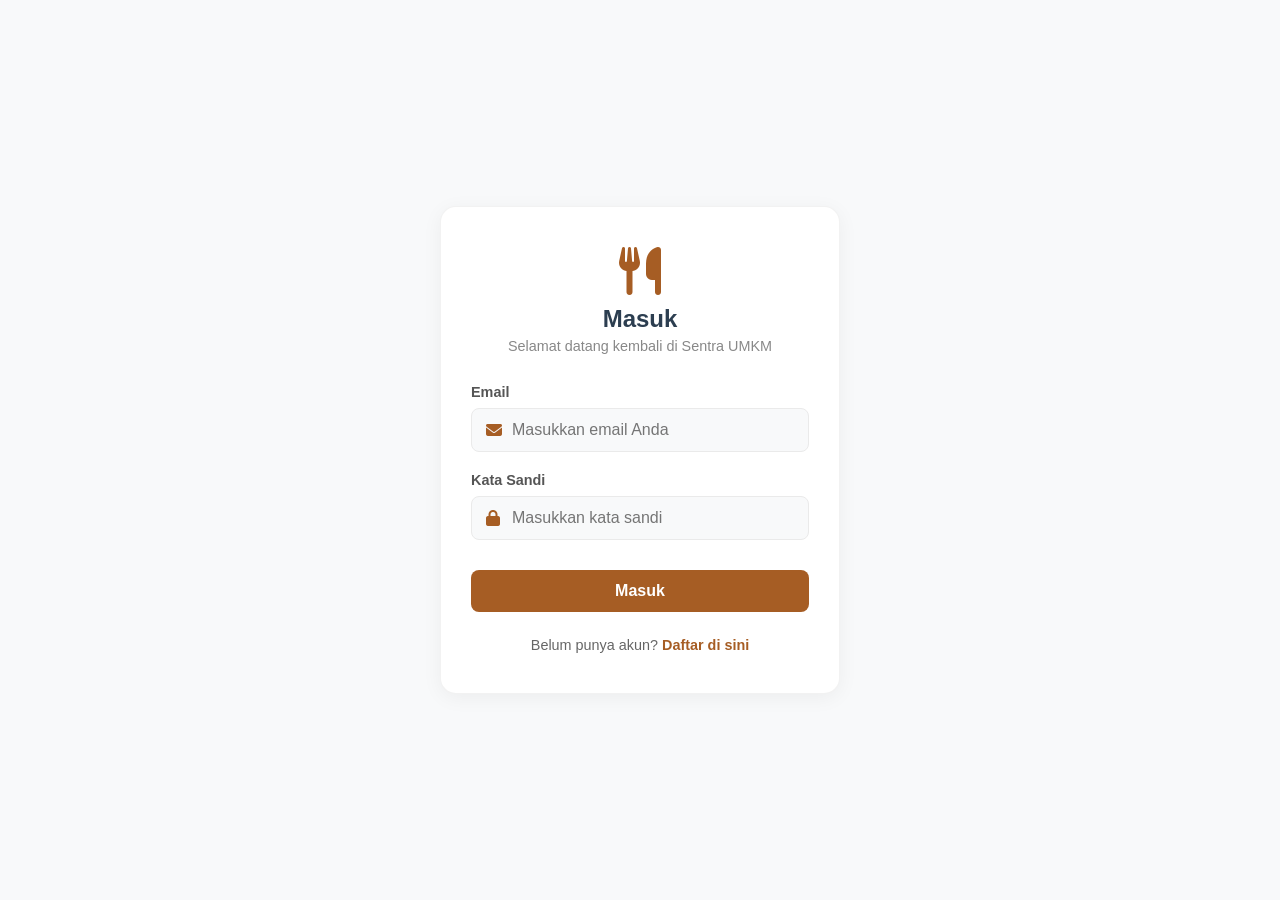
<file: index.html>
<!DOCTYPE html>
<html lang="id">
<head>
    <meta charset="UTF-8">
    <meta name="viewport" content="width=device-width, initial-scale=1.0">
    <title>Login - Sentra UMKM</title>
    <link rel="stylesheet" href="https://cdnjs.cloudflare.com/ajax/libs/font-awesome/6.4.0/css/all.min.css">
    <link rel="stylesheet" href="css/login.css">
</head>
<body>
    <div class="toast-container" id="toastContainer"></div>

    <div class="auth-container">
        <div class="auth-header">
            <i class="fa-solid fa-utensils"></i>
            <h2 id="auth-title">Masuk</h2>
            <p id="auth-subtitle">Selamat datang kembali di Sentra UMKM</p>
        </div>

        <!-- FORM LOGIN -->
        <div id="login-form-section">
            <form id="loginForm">
                <div class="form-group">
                    <label for="login-email">Email</label>
                    <i class="fas fa-envelope"></i>
                    <input type="text" id="login-email" placeholder="Masukkan email Anda" required>
                </div>
                <div class="form-group">
                    <label for="login-password">Kata Sandi</label>
                    <i class="fas fa-lock"></i>
                    <input type="password" id="login-password" placeholder="Masukkan kata sandi" required>
                </div>
                <button type="submit" class="btn-submit">Masuk</button>
            </form>
            <div class="auth-footer">
                Belum punya akun? <a onclick="toggleForm('register')">Daftar di sini</a>
            </div>
        </div>

        <!-- FORM DAFTAR -->
        <div id="register-form-section">
            <form id="registerForm">
                <div class="form-group">
                    <label for="reg-name">Nama Lengkap</label>
                    <i class="fas fa-user"></i>
                    <input type="text" id="reg-name" placeholder="Nama lengkap Anda" required>
                </div>
                <div class="form-group">
                    <label for="reg-email">Email</label>
                    <i class="fas fa-envelope"></i>
                    <input type="text" id="reg-email" placeholder="Email aktif Anda" required>
                </div>
                <div class="form-group">
                    <label for="reg-password">Kata Sandi</label>
                    <i class="fas fa-lock"></i>
                    <input type="password" id="reg-password" placeholder="Buat kata sandi (Min. 6 Karakter)" required>
                </div>
                <button type="submit" class="btn-submit">Daftar Akun</button>
            </form>
            <div class="auth-footer">
                Sudah punya akun? <a onclick="toggleForm('login')">Masuk di sini</a>
            </div>
        </div>
    </div>
</body>
<script src="js/login.js"></script>
</html>
</file>
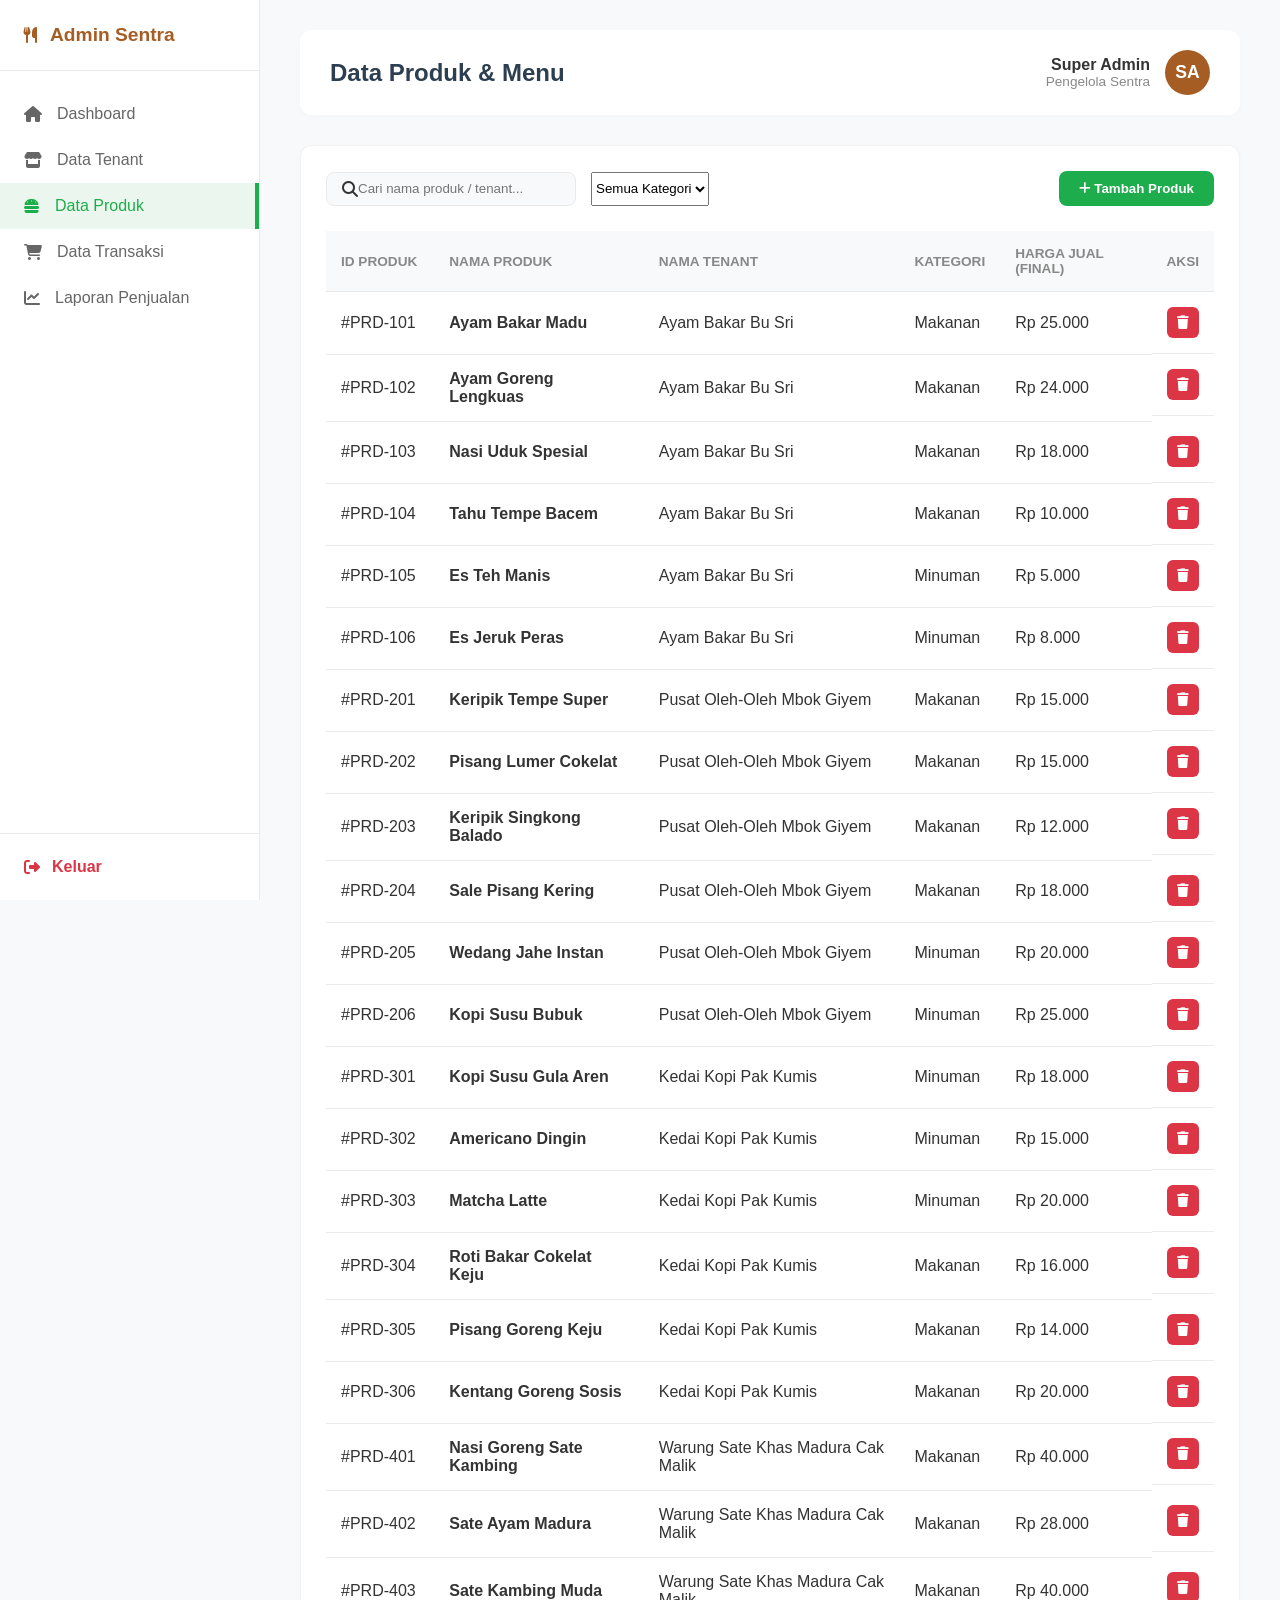
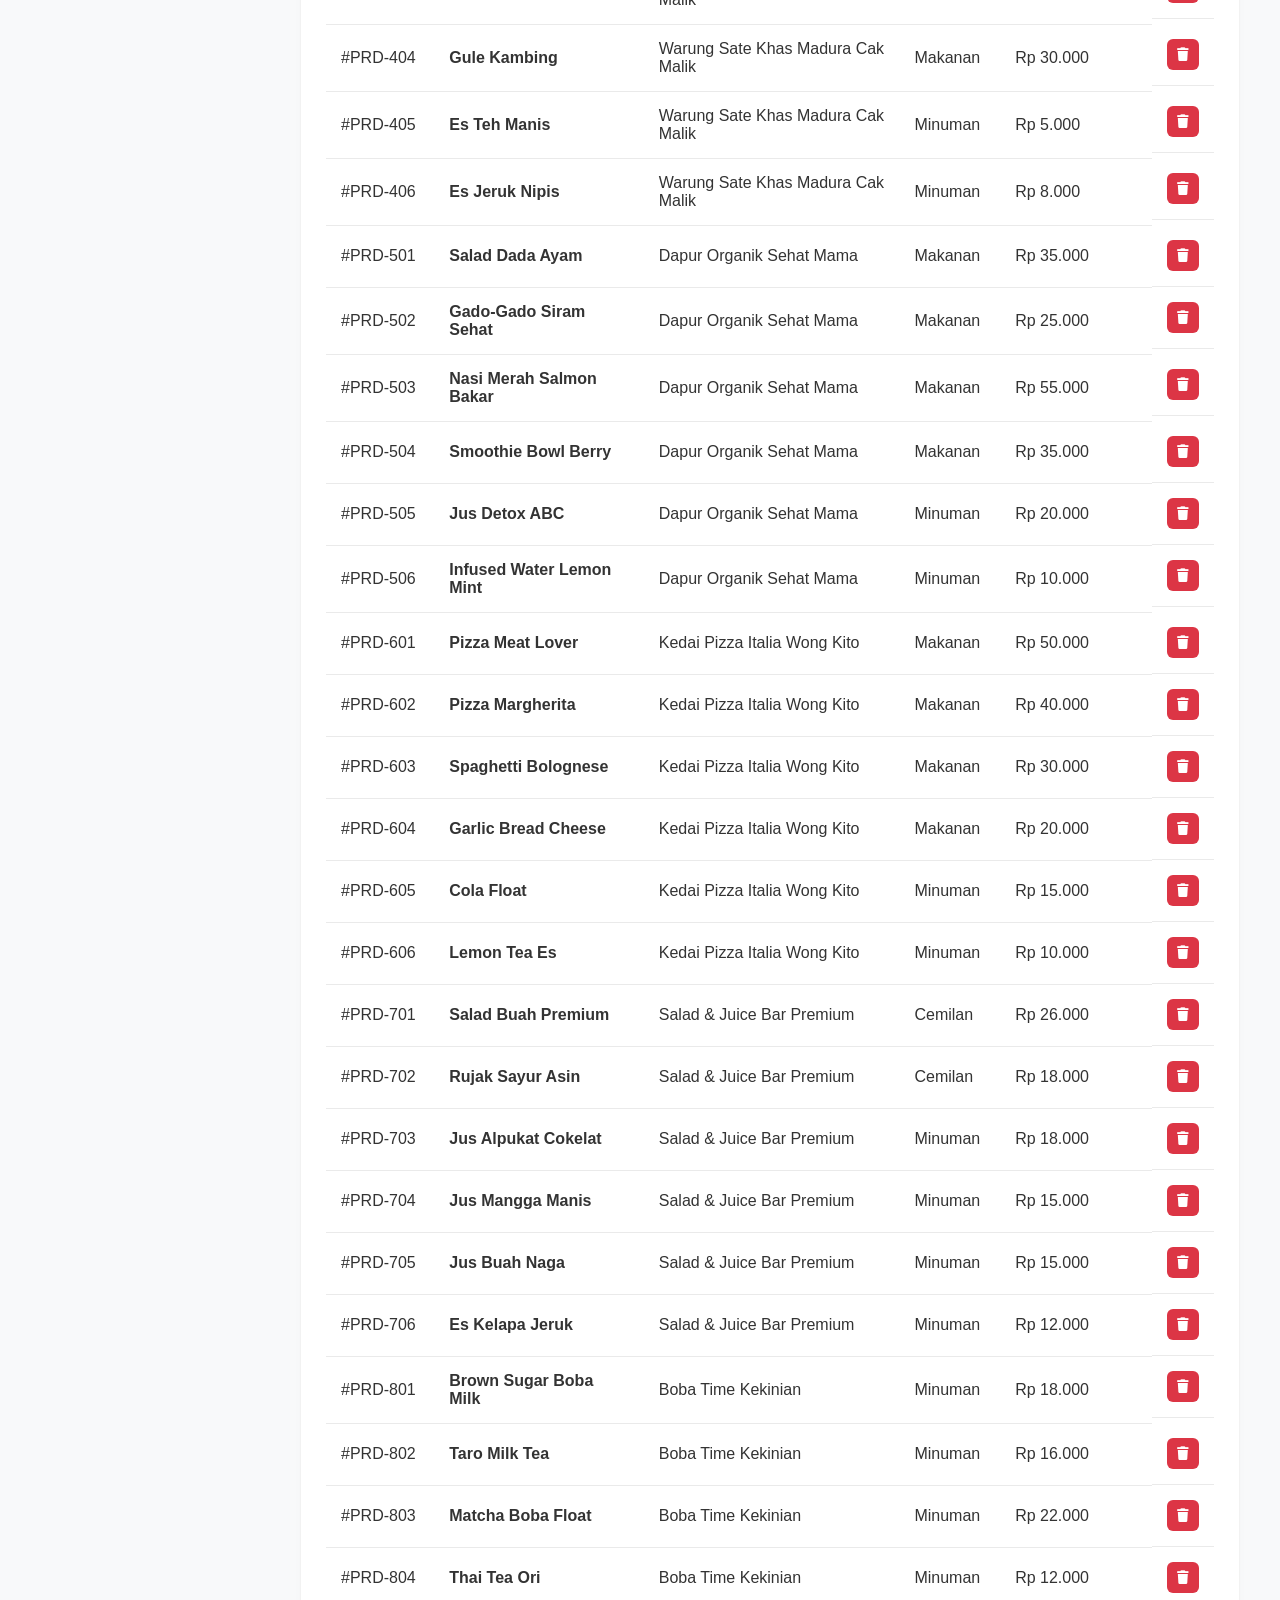
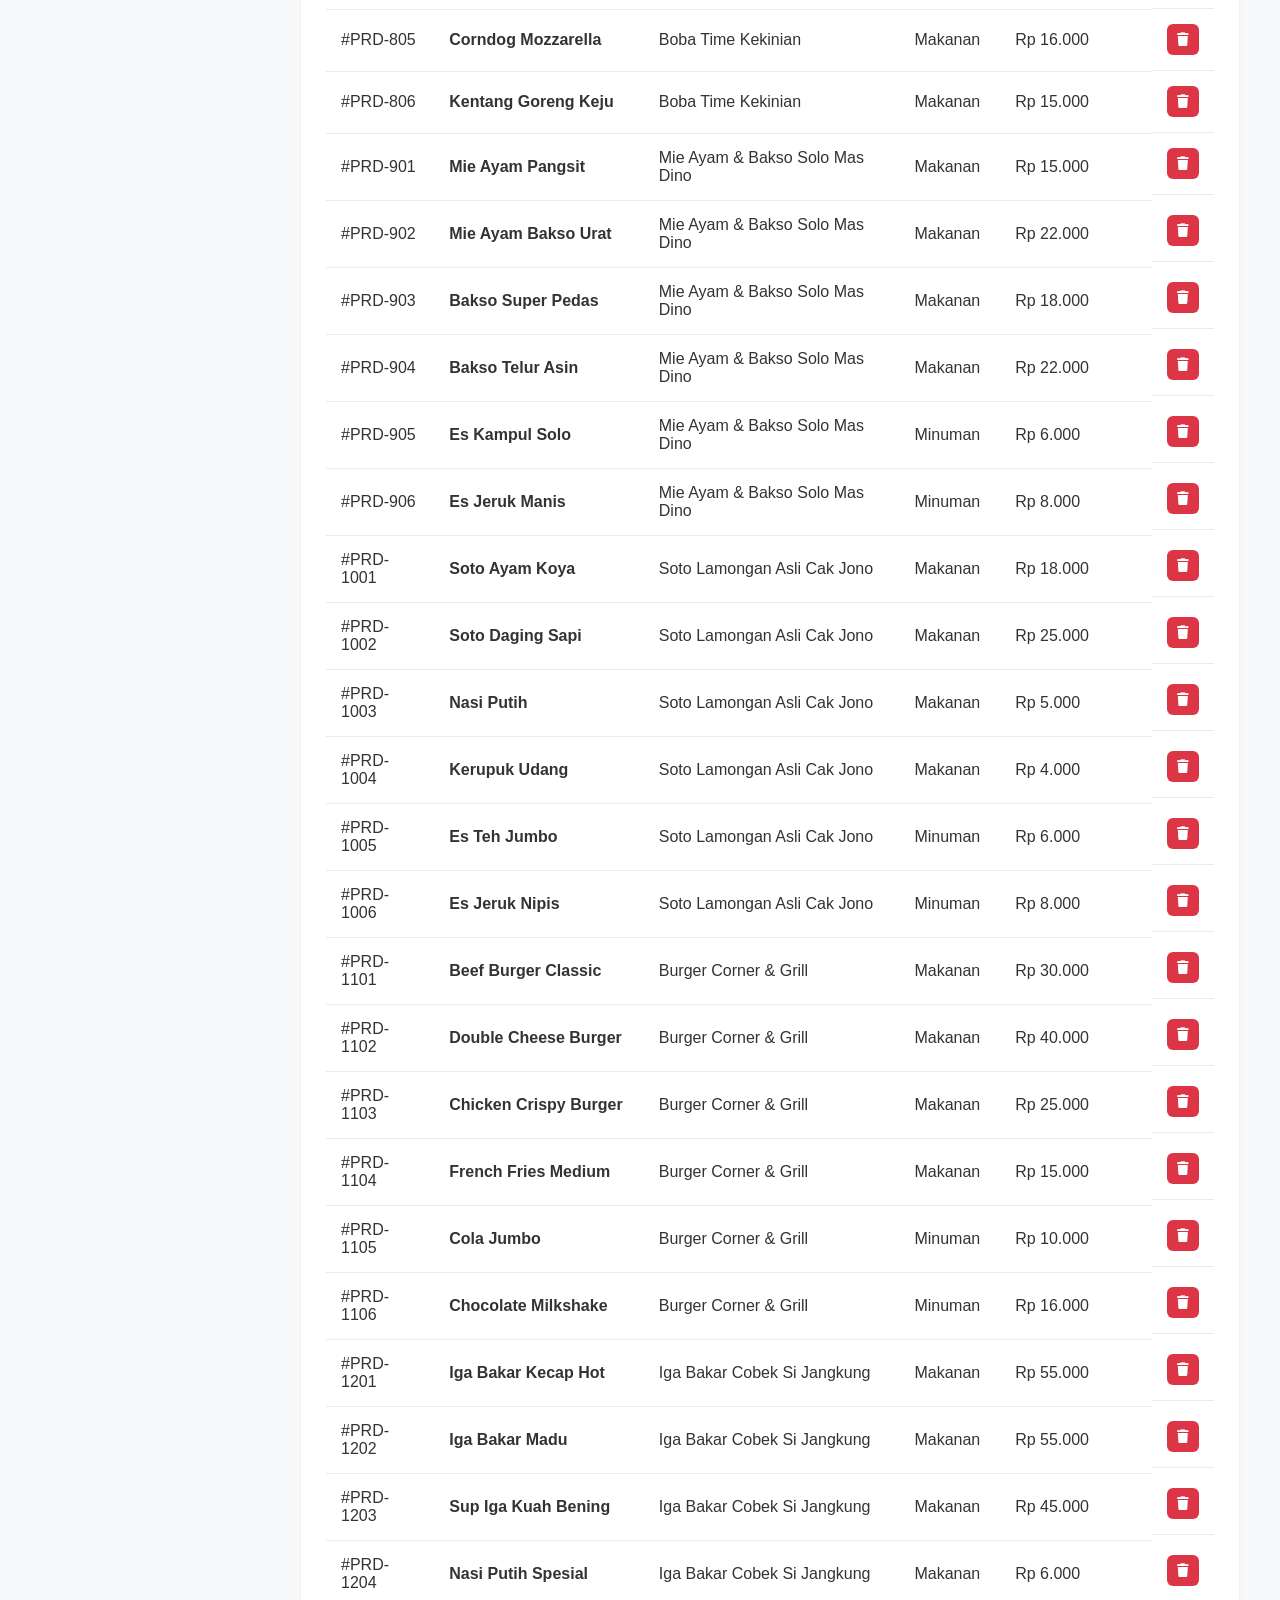
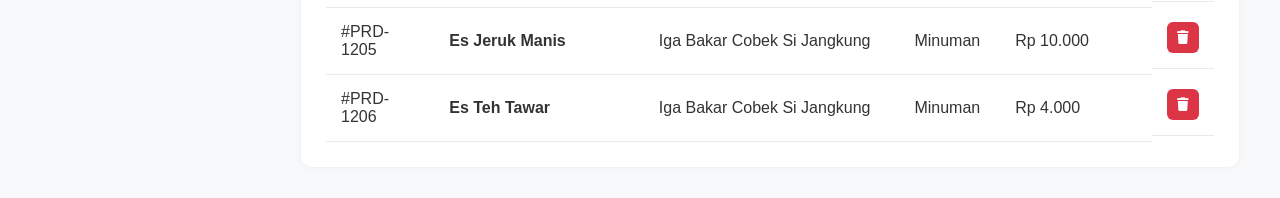
<file: admin/produk.html>
<!DOCTYPE html>
<html lang="id">
<head>
    <meta charset="UTF-8">
    <meta name="viewport" content="width=device-width, initial-scale=1.0">
    <title>Admin Sentra - Data Produk</title>
    <link rel="stylesheet" href="../css/Admin/produk.css">
    <link rel="stylesheet" href="https://cdnjs.cloudflare.com/ajax/libs/font-awesome/6.4.0/css/all.min.css">
    <style>
        /* Modal Tambah Produk */
        .modal-overlay {
            display: none;
            position: fixed;
            inset: 0;
            background: rgba(15, 23, 42, 0.55);
            align-items: center;
            justify-content: center;
            z-index: 1000;
            padding: 20px;
        }
        .modal-box {
            background: #fff;
            border-radius: 14px;
            width: 100%;
            max-width: 480px;
            max-height: 90vh;
            overflow-y: auto;
            padding: 24px 26px;
            box-shadow: 0 20px 45px rgba(0,0,0,0.25);
        }
        .modal-box h2 {
            margin: 0 0 18px;
            font-size: 1.25rem;
            color: #1EAD4C;
        }
        .form-group { margin-bottom: 14px; }
        .form-group label {
            display: block;
            font-size: 0.85rem;
            font-weight: 600;
            margin-bottom: 5px;
            color: #334155;
        }
        .form-group input[type="text"],
        .form-group input[type="number"],
        .form-group input[type="url"],
        .form-group textarea,
        .form-group select {
            width: 100%;
            padding: 9px 11px;
            border: 1px solid #d6dce3;
            border-radius: 8px;
            font-size: 0.9rem;
            box-sizing: border-box;
            font-family: inherit;
        }
        .form-group textarea { resize: vertical; min-height: 60px; }
        .form-row { display: flex; gap: 12px; }
        .form-row .form-group { flex: 1; }
        .modal-actions {
            display: flex;
            justify-content: flex-end;
            gap: 10px;
            margin-top: 18px;
        }
        .btn-modal-cancel, .btn-modal-submit {
            padding: 9px 18px;
            border-radius: 8px;
            border: none;
            font-weight: 600;
            cursor: pointer;
            font-size: 0.9rem;
        }
        .btn-modal-cancel { background: #eef1f4; color: #475569; }
        .btn-modal-submit { background: #1EAD4C; color: #fff; }
        .btn-modal-submit:hover { background: #189940; }
    </style>
</head>
<body>

    <aside class="sidebar">
        <div class="sidebar-header">
            <i class="fa-solid fa-utensils"></i>
            <h2>Admin Sentra</h2>
        </div>
        
        <nav class="sidebar-nav">
            <a href="dashboard.html" class="nav-item">
                <i class="fas fa-home"></i> Dashboard
            </a>
            <a href="tenant.html" class="nav-item">
                <i class="fas fa-store"></i> Data Tenant
            </a>
            <a href="produk.html" class="nav-item active">
                <i class="fas fa-hamburger"></i> Data Produk
            </a>
            <a href="transaksi.html" class="nav-item">
                <i class="fas fa-shopping-cart"></i> Data Transaksi
            </a>
            <a href="laporan.html" class="nav-item">
                <i class="fas fa-chart-line"></i> Laporan Penjualan
            </a>
        </nav>

        <div class="sidebar-footer">
            <a href="../index.html" class="btn-logout">
                <i class="fas fa-sign-out-alt"></i> Keluar
            </a>
        </div>
    </aside>

    <main class="main-content">
        <header class="content-header">
            <h1>Data Produk & Menu</h1>
            <div class="user-profile">
                <div class="user-info">
                    <span class="user-name">Super Admin</span>
                    <span class="user-role">Pengelola Sentra</span>
                </div>
                <div class="avatar">SA</div>
            </div>
        </header>

        <section class="table-section">
            <div class="table-header">
                <div class="filter-group">
                    <div class="search-box">
                        <i class="fas fa-search"></i>
                        <input type="text" placeholder="Cari nama produk / tenant...">
                    </div>
                    <select class="filter-select">
                        <option value="">Semua Kategori</option>
                        <option value="makanan">Makanan</option>
                        <option value="minuman">Minuman</option>
                        <option value="cemilan">Cemilan</option>
                    </select>
                </div>
                <button class="btn-add" id="btnTambahProduk">
                    <i class="fas fa-plus"></i> Tambah Produk
                </button>
            </div>

            <div class="table-container">
                <table class="data-table">
                    <thead>
                        <tr>
                            <th>ID Produk</th>
                            <th>Nama Produk</th>
                            <th>Nama Tenant</th>
                            <th>Kategori</th>
                            <th>Harga Jual (Final)</th>
                            <th>Aksi</th>
                        </tr>
                    </thead>
                    <tbody id="produkTableBody">
                    </tbody>
                </table>
            </div>
        </section>
    </main>

    <!-- Modal Tambah Produk -->
    <div class="modal-overlay" id="modalTambahProduk">
        <div class="modal-box">
            <h2><i class="fas fa-hamburger"></i> Tambah Produk Baru</h2>
            <form id="formTambahProduk">
                <div class="form-group">
                    <label for="inputProdukTenant">Tenant</label>
                    <select id="inputProdukTenant" required>
                        <option value="" disabled selected>-- Pilih Tenant --</option>
                    </select>
                </div>

                <div class="form-group">
                    <label for="inputProdukName">Nama Produk</label>
                    <input type="text" id="inputProdukName" required placeholder="Contoh: Es Kopi Susu">
                </div>

                <div class="form-group">
                    <label for="inputProdukDesc">Deskripsi Singkat</label>
                    <textarea id="inputProdukDesc" placeholder="Deskripsi rasa/bahan produk..."></textarea>
                </div>

                <div class="form-row">
                    <div class="form-group">
                        <label for="inputProdukCategory">Kategori</label>
                        <select id="inputProdukCategory">
                            <option value="makanan">Makanan</option>
                            <option value="minuman">Minuman</option>
                            <option value="cemilan">Cemilan</option>
                        </select>
                    </div>
                </div>

                <div class="form-row">
                    <div class="form-group">
                        <label for="inputProdukHargaAsli">Harga Asli (Rp)</label>
                        <input type="number" id="inputProdukHargaAsli" min="0" step="500" placeholder="Contoh: 20000">
                    </div>
                    <div class="form-group">
                        <label for="inputProdukHargaJual">Harga Jual / Final (Rp)</label>
                        <input type="number" id="inputProdukHargaJual" min="0" step="500" required placeholder="Contoh: 18000">
                    </div>
                </div>

                <div class="form-group">
                    <label for="inputProdukImgUrl">URL Gambar (opsional)</label>
                    <input type="url" id="inputProdukImgUrl" placeholder="https://...">
                </div>

                <div class="modal-actions">
                    <button type="button" class="btn-modal-cancel" id="btnBatalProduk">Batal</button>
                    <button type="submit" class="btn-modal-submit">Simpan Produk</button>
                </div>
            </form>
        </div>
    </div>

    <script src="../js/shared-data.js"></script>
    <script src="../js/admin.js"></script>
</body>
</html>
</file>
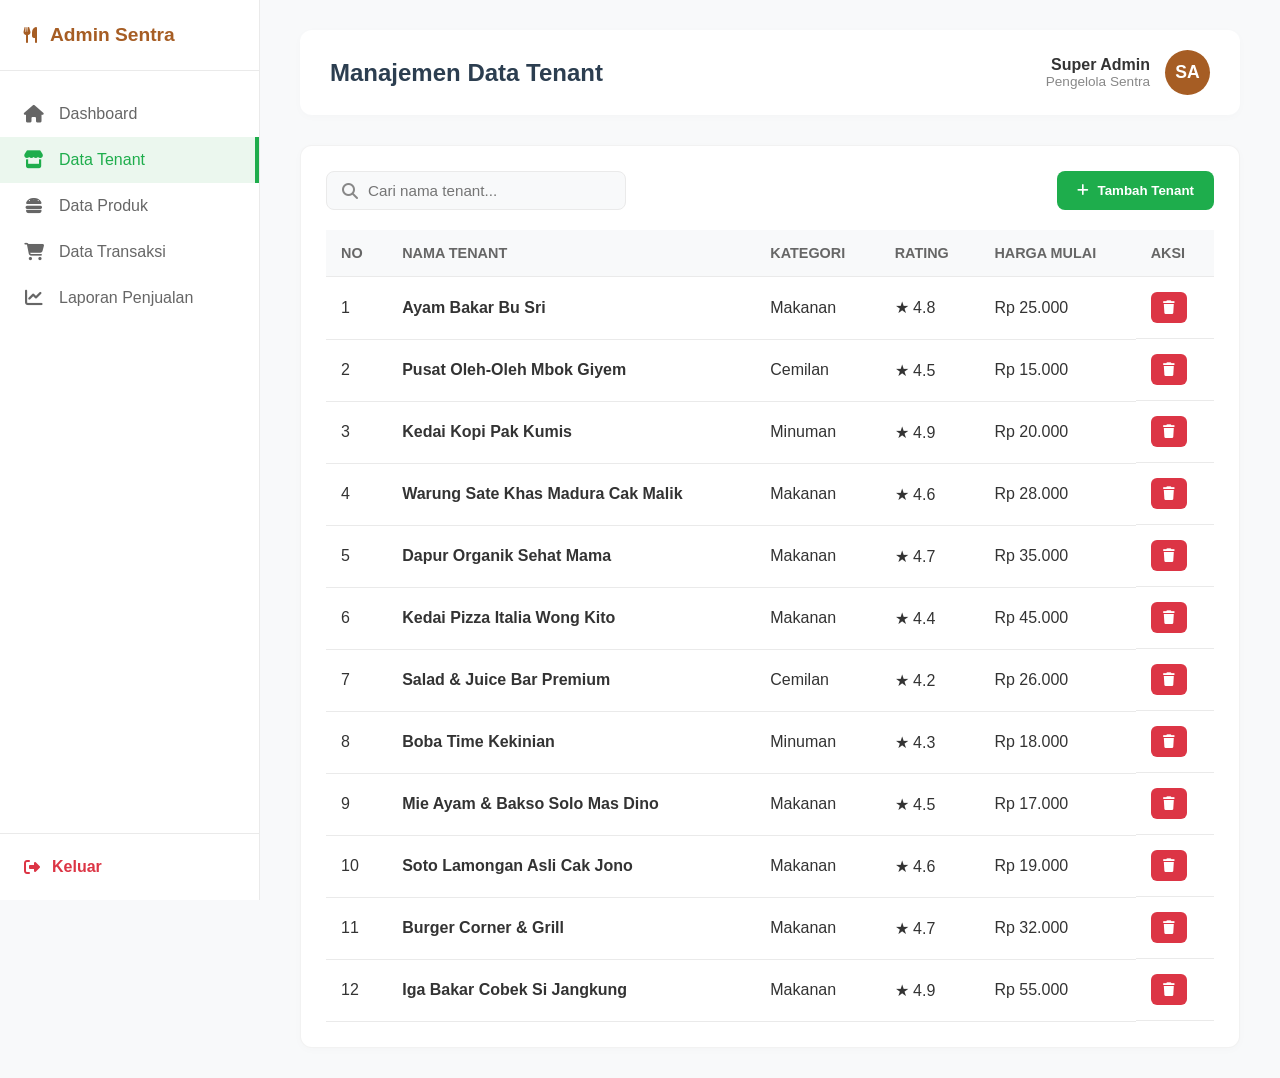
<file: admin/tenant.html>
<!DOCTYPE html>
<html lang="id">
<head>
    <meta charset="UTF-8">
    <meta name="viewport" content="width=device-width, initial-scale=1.0">
    <title>Admin Sentra - Data Tenant</title>
    <link rel="stylesheet" href="../css/Admin/tenant.css">
    <link rel="stylesheet" href="https://cdnjs.cloudflare.com/ajax/libs/font-awesome/6.4.0/css/all.min.css">
    <style>
        /* Modal Tambah Tenant */
        .modal-overlay {
            display: none;
            position: fixed;
            inset: 0;
            background: rgba(15, 23, 42, 0.55);
            align-items: center;
            justify-content: center;
            z-index: 1000;
            padding: 20px;
        }
        .modal-box {
            background: #fff;
            border-radius: 14px;
            width: 100%;
            max-width: 480px;
            max-height: 90vh;
            overflow-y: auto;
            padding: 24px 26px;
            box-shadow: 0 20px 45px rgba(0,0,0,0.25);
        }
        .modal-box h2 {
            margin: 0 0 18px;
            font-size: 1.25rem;
            color: #1EAD4C;
        }
        .form-group { margin-bottom: 14px; }
        .form-group label {
            display: block;
            font-size: 0.85rem;
            font-weight: 600;
            margin-bottom: 5px;
            color: #334155;
        }
        .form-group input[type="text"],
        .form-group input[type="number"],
        .form-group input[type="url"],
        .form-group textarea,
        .form-group select {
            width: 100%;
            padding: 9px 11px;
            border: 1px solid #d6dce3;
            border-radius: 8px;
            font-size: 0.9rem;
            box-sizing: border-box;
            font-family: inherit;
        }
        .form-group textarea { resize: vertical; min-height: 60px; }
        .file-input-hidden {
            position: absolute;
            width: 1px;
            height: 1px;
            overflow: hidden;
            opacity: 0;
        }
        .file-upload-label {
            display: flex;
            align-items: center;
            justify-content: center;
            gap: 8px;
            padding: 14px 12px;
            background: #f8fafc;
            border: 1.5px dashed #94a3b8;
            border-radius: 8px;
            color: #475569;
            font-size: 0.85rem;
            font-weight: 600;
            cursor: pointer;
            transition: all 0.15s ease;
        }
        .file-upload-label i {
            font-size: 1rem;
            color: #1EAD4C;
        }
        .file-upload-label:hover {
            background: #eafaf0;
            border-color: #1EAD4C;
            color: #1EAD4C;
        }
        .form-row { display: flex; gap: 12px; }
        .form-row .form-group { flex: 1; }
        .checkbox-row { display: flex; align-items: center; gap: 8px; margin-bottom: 14px; }
        .checkbox-row input { width: auto; }
        #previewTenantImg {
            display: none;
            margin-top: 8px;
            width: 100%;
            max-height: 140px;
            object-fit: cover;
            border-radius: 8px;
        }
        .modal-actions {
            display: flex;
            justify-content: flex-end;
            gap: 10px;
            margin-top: 18px;
        }
        .btn-modal-cancel, .btn-modal-submit {
            padding: 9px 18px;
            border-radius: 8px;
            border: none;
            font-weight: 600;
            cursor: pointer;
            font-size: 0.9rem;
        }
        .btn-modal-cancel { background: #eef1f4; color: #475569; }
        .btn-modal-submit { background: #1EAD4C; color: #fff; }
        .btn-modal-submit:hover { background: #189940; }
    </style>
</head>
<body>

    <aside class="sidebar">
        <div class="sidebar-header">
            <i class="fa-solid fa-utensils"></i>
            <h2>Admin Sentra</h2>
        </div>
        
        <nav class="sidebar-nav">
            <a href="dashboard.html" class="nav-item">
                <i class="fas fa-home"></i> Dashboard
            </a>
            <a href="tenant.html" class="nav-item active">
                <i class="fas fa-store"></i> Data Tenant
            </a>
            <a href="produk.html" class="nav-item">
                <i class="fas fa-hamburger"></i> Data Produk
            </a>
            <a href="transaksi.html" class="nav-item">
                <i class="fas fa-shopping-cart"></i> Data Transaksi
            </a>
            <a href="laporan.html" class="nav-item">
                <i class="fas fa-chart-line"></i> Laporan Penjualan
            </a>
        </nav>

        <div class="sidebar-footer">
            <a href="../index.html" class="btn-logout">
                <i class="fas fa-sign-out-alt"></i> Keluar
            </a>
        </div>
    </aside>

    <main class="main-content">
        <header class="content-header">
            <h1>Manajemen Data Tenant</h1>
            <div class="user-profile">
                <div class="user-info">
                    <span class="user-name">Super Admin</span>
                    <span class="user-role">Pengelola Sentra</span>
                </div>
                <div class="avatar">SA</div>
            </div>
        </header>

        <section class="table-section">
            <div class="table-header">
                <div class="search-box">
                    <i class="fas fa-search"></i>
                    <input type="text" placeholder="Cari nama tenant...">
                </div>
                <button class="btn-add" id="btnTambahTenant">
                    <i class="fas fa-plus"></i> Tambah Tenant
                </button>
            </div>

            <div class="table-container">
                <table class="data-table">
                    <thead>
                        <tr>
                            <th>No</th>
                            <th>Nama Tenant</th>
                            <th>Kategori</th>
                            <th>Rating</th>
                            <th>Harga Mulai</th>
                            <th>Aksi</th>
                        </tr>
                    </thead>
                    <tbody id="tenantTableBody">
                        <!-- Diisi otomatis oleh admin.js dari data tenant (localStorage) -->
                    </tbody>
                </table>
            </div>
        </section>
    </main>

    <!-- Modal Tambah Tenant -->
    <div class="modal-overlay" id="modalTambahTenant">
        <div class="modal-box">
            <h2><i class="fas fa-store"></i> Tambah Tenant Baru</h2>
            <form id="formTambahTenant">
                <div class="form-group">
                    <label for="inputTenantName">Nama Tenant</label>
                    <input type="text" id="inputTenantName" required placeholder="Contoh: Warung Nasi Bu Tini">
                </div>
                <div class="form-group">
                    <label for="inputTenantDesc">Deskripsi Singkat</label>
                    <textarea id="inputTenantDesc" placeholder="Ceritakan spesialisasi tenant ini..."></textarea>
                </div>

                <div class="form-group">
                    <label>Foto Tenant</label>
                    <div class="file-upload-wrapper">
                        <input type="file" id="inputTenantFile" accept="image/*" class="file-input-hidden">
                        <label for="inputTenantFile" class="file-upload-label">
                            <i class="fas fa-cloud-upload-alt"></i>
                            <span id="fileNameDisplay">Pilih Foto Tenant</span>
                        </label>
                    </div>
                    <input type="url" id="inputTenantImgUrl" placeholder="atau tempel URL gambar di sini" style="margin-top:8px;">
                    <img id="previewTenantImg" alt="Preview">
                </div>

                <div class="form-row">
                    <div class="form-group">
                        <label for="inputTenantCategory">Kategori</label>
                        <select id="inputTenantCategory">
                            <option value="makanan">Makanan</option>
                            <option value="minuman">Minuman</option>
                            <option value="cemilan">Cemilan</option>
                        </select>
                    </div>
                    <div class="form-group">
                        <label for="inputTenantRating">Rating</label>
                        <input type="number" id="inputTenantRating" min="0" max="5" step="0.1" value="4.5">
                    </div>
                </div>

                <div class="form-group">
                    <label for="inputTenantPrice">Harga Mulai (Rp)</label>
                    <input type="number" id="inputTenantPrice" min="0" step="500" placeholder="Contoh: 15000">
                </div>

                <div class="checkbox-row">
                    <input type="checkbox" id="inputTenantIsPromo">
                    <label for="inputTenantIsPromo" style="margin:0;">Tandai sebagai tenant promo</label>
                </div>
                <div class="form-group">
                    <label for="inputTenantPromoBadge">Teks Badge Promo (opsional)</label>
                    <input type="text" id="inputTenantPromoBadge" placeholder="Contoh: Diskon 20%">
                </div>

                <div class="modal-actions">
                    <button type="button" class="btn-modal-cancel" id="btnBatalTenant">Batal</button>
                    <button type="submit" class="btn-modal-submit">Simpan Tenant</button>
                </div>
            </form>
        </div>
    </div>

    <script src="../js/shared-data.js"></script>
    <script src="../js/admin.js"></script>
</body>
</html>
</file>
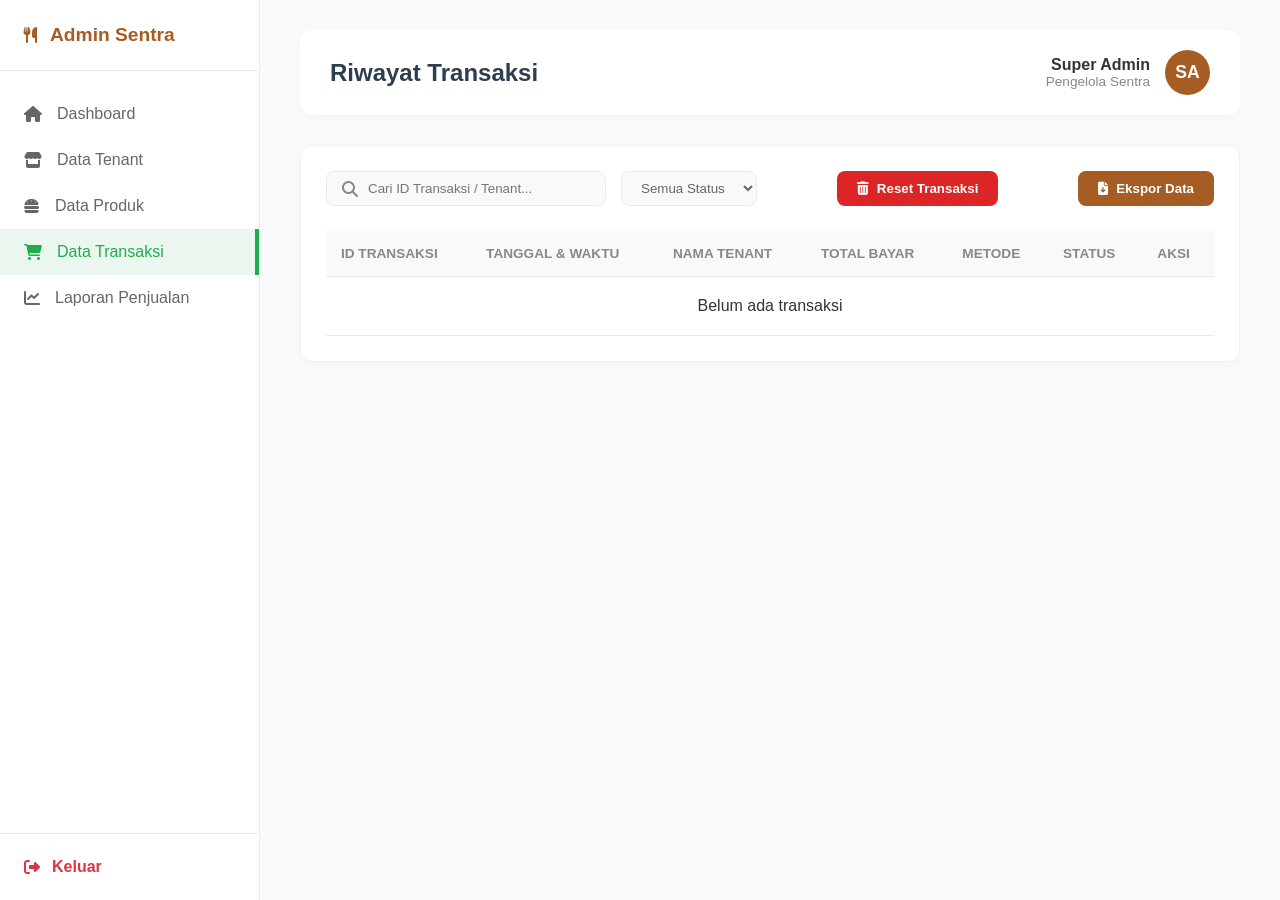
<file: admin/transaksi.html>
<!DOCTYPE html>
<html lang="id">
<head>
    <meta charset="UTF-8">
    <meta name="viewport" content="width=device-width, initial-scale=1.0">
    <title>Admin Sentra - Data Transaksi</title>
    <link rel="stylesheet" href="../css/Admin/transaksi.css">
    <link rel="stylesheet" href="https://cdnjs.cloudflare.com/ajax/libs/font-awesome/6.4.0/css/all.min.css">
    <style>
        .action-buttons {
            display: flex;
            gap: 6px;
        }
        .btn-detail, .btn-selesai, .btn-batal-order {
            width: 32px;
            height: 32px;
            border: none;
            border-radius: 8px;
            cursor: pointer;
            font-size: 0.85rem;
            display: inline-flex;
            align-items: center;
            justify-content: center;
            transition: opacity 0.15s;
        }
        .btn-detail {
            background: #eef2ff;
            color: #4f46e5;
        }
        .btn-selesai {
            background: #dcfce7;
            color: #16a34a;
        }
        .btn-batal-order {
            background: #fee2e2;
            color: #dc2626;
        }
        .btn-detail:hover, .btn-selesai:hover, .btn-batal-order:hover {
            opacity: 0.75;
        }
    </style>
</head>
<body>

    <aside class="sidebar">
        <div class="sidebar-header">
            <i class="fa-solid fa-utensils"></i>
            <h2>Admin Sentra</h2>
        </div>
        
        <nav class="sidebar-nav">
            <a href="dashboard.html" class="nav-item">
                <i class="fas fa-home"></i> Dashboard
            </a>
            <a href="tenant.html" class="nav-item">
                <i class="fas fa-store"></i> Data Tenant
            </a>
            <a href="produk.html" class="nav-item">
                <i class="fas fa-hamburger"></i> Data Produk
            </a>
            <a href="transaksi.html" class="nav-item active">
                <i class="fas fa-shopping-cart"></i> Data Transaksi
            </a>
            <a href="laporan.html" class="nav-item">
                <i class="fas fa-chart-line"></i> Laporan Penjualan
            </a>
        </nav>

        <div class="sidebar-footer">
            <a href="../index.html" class="btn-logout">
                <i class="fas fa-sign-out-alt"></i> Keluar
            </a>
        </div>
    </aside>

    <main class="main-content">
        <header class="content-header">
            <h1>Riwayat Transaksi</h1>
            <div class="user-profile">
                <div class="user-info">
                    <span class="user-name">Super Admin</span>
                    <span class="user-role">Pengelola Sentra</span>
                </div>
                <div class="avatar">SA</div>
            </div>
        </header>

        <section class="table-section">
            <div class="table-header">
                <div class="filter-group">
                    <div class="search-box">
                        <i class="fas fa-search"></i>
                        <input type="text" placeholder="Cari ID Transaksi / Tenant...">
                    </div>
                    <select class="filter-select">
                        <option value="">Semua Status</option>
                        <option value="selesai">Selesai</option>
                        <option value="proses">Diproses</option>
                        <option value="batal">Dibatalkan</option>
                    </select>
                </div>
                <button class="btn-export" id="btnResetTransaksi" style="background:#dc2626;">
                    <i class="fas fa-trash-alt"></i> Reset Transaksi
                </button>
                <button class="btn-export">
                    <i class="fas fa-file-download"></i> Ekspor Data
                </button>
            </div>

            <div class="table-container">
                <table class="data-table">
                    <thead>
                        <tr>
                            <th>ID Transaksi</th>
                            <th>Tanggal & Waktu</th>
                            <th>Nama Tenant</th>
                            <th>Total Bayar</th>
                            <th>Metode</th>
                            <th>Status</th>
                            <th>Aksi</th>
                        </tr>
                    </thead>
                    <tbody>
                    </tbody>
                </table>
            </div>
        </section>
    </main>

    <script src="../js/shared-data.js"></script>
    <script src="../js/admin.js"></script>
    <script src="../js/admin-transaksi.js"></script>
</body>
</html>
</file>
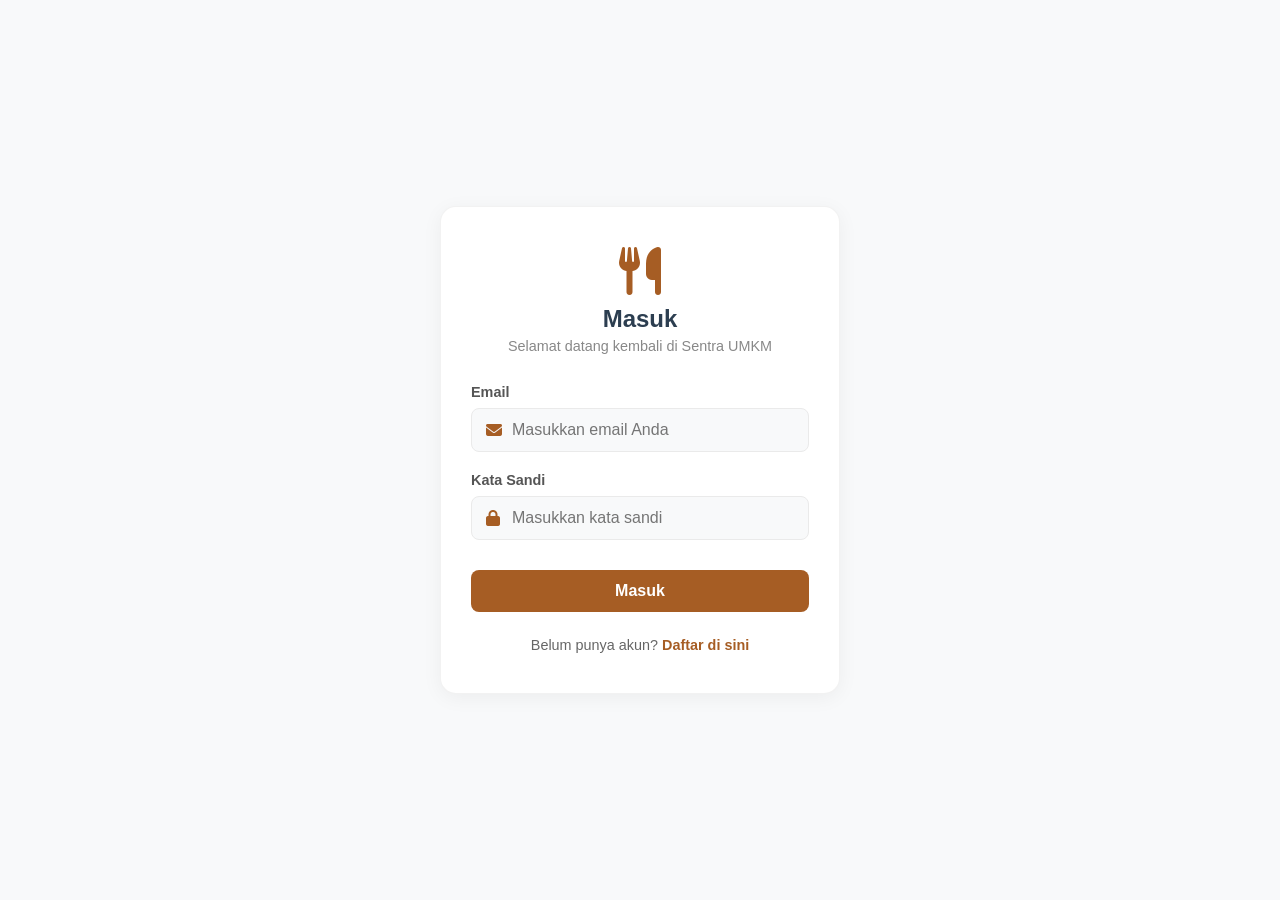
<file: user/checkout.html>
<!DOCTYPE html>
<html lang="id">
<head>
    <meta charset="UTF-8">
    <meta name="viewport" content="width=device-width, initial-scale=1.0">
    <title>Checkout - Sentra UMKM</title>
    <link href="https://cdnjs.cloudflare.com/ajax/libs/font-awesome/6.4.0/css/all.min.css" rel="stylesheet">
    <link href="https://fonts.googleapis.com/css2?family=Inter:wght=300;400;500;600;700&display=swap" rel="stylesheet">
    <link rel="stylesheet" href="../css/global.css">
    <link rel="stylesheet" href="../css/User/checkout.css">
    <style>
        .address-empty-state {
            border: 1px dashed #cbd5e1;
            border-radius: 12px;
            padding: 24px;
            text-align: center;
            color: #64748b;
        }
        .address-empty-state p {
            margin: 0 0 16px;
        }
        .btn-goto-profile {
            display: inline-block;
            background: #1EAD4C;
            color: #fff;
            padding: 10px 20px;
            border-radius: 8px;
            text-decoration: none;
            font-weight: 600;
            font-size: 0.95rem;
        }
    </style>
</head>
<body class="checkout-body-bg">
    <div class="checkout-container">
        <div class="checkout-header-card">
            <button class="btn-circle-back-embedded" onclick="window.location.href='tenant.html'">
                <i class="fas fa-arrow-left"></i>
            </button>
            <h1 class="checkout-title-embedded">Selesaikan Pesanan</h1>
        </div>

        <div class="checkout-section">
            <h3 class="checkout-section-title">
                <i class="fas fa-map-marker-alt"></i> Alamat Pengiriman
            </h3>
            
            <div class="address-type-toggle">
                <button id="btnDefaultAddress" class="address-btn active">Alamat Default</button>
                <button id="btnCustomAddress" class="address-btn">Alamat Sekarang</button>
            </div>

            <div id="addressEmptyState" class="address-empty-state" style="display: none;">
                <p>Anda belum mengatur alamat pengiriman utama.</p>
                <a href="profile.html" class="btn-goto-profile">Atur Alamat Sekarang</a>
            </div>

            <div id="addressCard" class="address-card-dummy" style="display: none;">
                <p id="addressUserDetails" class="address-details"></p>
            </div>

            <div id="customAddressContainer" style="display: none;">
                <textarea id="customAddressInput" class="custom-address-input" placeholder="Masukkan alamat pengiriman Anda saat ini secara lengkap..."></textarea>
            </div>
        </div>

        <div class="checkout-section">
            <h3 class="checkout-section-title">
                <i class="fas fa-shopping-bag"></i> Produk Yang Dibeli
            </h3>
            <div id="checkoutItemsContainer" class="checkout-items-list"></div>
        </div>

        <div class="checkout-section">
            <h3 class="checkout-section-title">
                <i class="fas fa-credit-card"></i> Metode Pembayaran
            </h3>
            <input type="hidden" id="paymentMethod" value="Transfer Bank">
            <div class="payment-methods-grid">
                <div class="payment-card active" onclick="selectPaymentMethod(this, 'Transfer Bank')">
                    <div class="payment-icon-box">
                        <i class="fas fa-university"></i>
                    </div>
                    <div class="payment-label">Transfer Bank</div>
                </div>
                <div class="payment-card" onclick="selectPaymentMethod(this, 'E-Wallet')">
                    <div class="payment-icon-box">
                        <i class="fas fa-wallet"></i>
                    </div>
                    <div class="payment-label">E-Wallet (Dana/OVO)</div>
                </div>
                <div class="payment-card" onclick="selectPaymentMethod(this, 'COD')">
                    <div class="payment-icon-box">
                        <i class="fas fa-money-bill-wave"></i>
                    </div>
                    <div class="payment-label">Bayar di Tempat (COD)</div>
                </div>
            </div>
        </div>
    </div>

    <div class="checkout-floating-bar">
        <div class="checkout-total-info">
            <span>Total Pembayaran</span>
            <strong id="checkoutTotalDisplay">Rp 0</strong>
        </div>
        <button id="btnConfirmOrder" class="btn-confirm-order" disabled>Konfirmasi Pesanan</button>
    </div>

    <script src="../js/User/checkout.js"></script>
    <script>
        function selectPaymentMethod(element, value) {
            document.querySelectorAll('.payment-card').forEach(card => card.classList.remove('active'));
            element.classList.add('active');
            document.getElementById('paymentMethod').value = value;
        }

        document.addEventListener('DOMContentLoaded', () => {
            const container = document.getElementById('checkoutItemsContainer');
            if (container) {
                const observer = new MutationObserver((mutations) => {
                    mutations.forEach((mutation) => {
                        if (mutation.addedNodes.length > 0) {
                            const items = container.querySelectorAll('.checkout-item');
                            items.forEach(item => {
                                const p = item.querySelector('.checkout-item-info p');
                                if (p && p.textContent.includes('@')) {
                                    let parts = p.textContent.split('@');
                                    let qty = parts[0].trim();
                                    let price = parts[1].trim();
                                    p.innerHTML = `<div class="item-meta-row"><span class="qty-badge"><i class="fas fa-box"></i> ${qty}</span> <span class="price-unit">${price}/item</span></div>`;
                                }
                            });
                        }
                    });
                });
                observer.observe(container, { childList: true });
            }
        });
    </script>
</body>
</html>
</file>
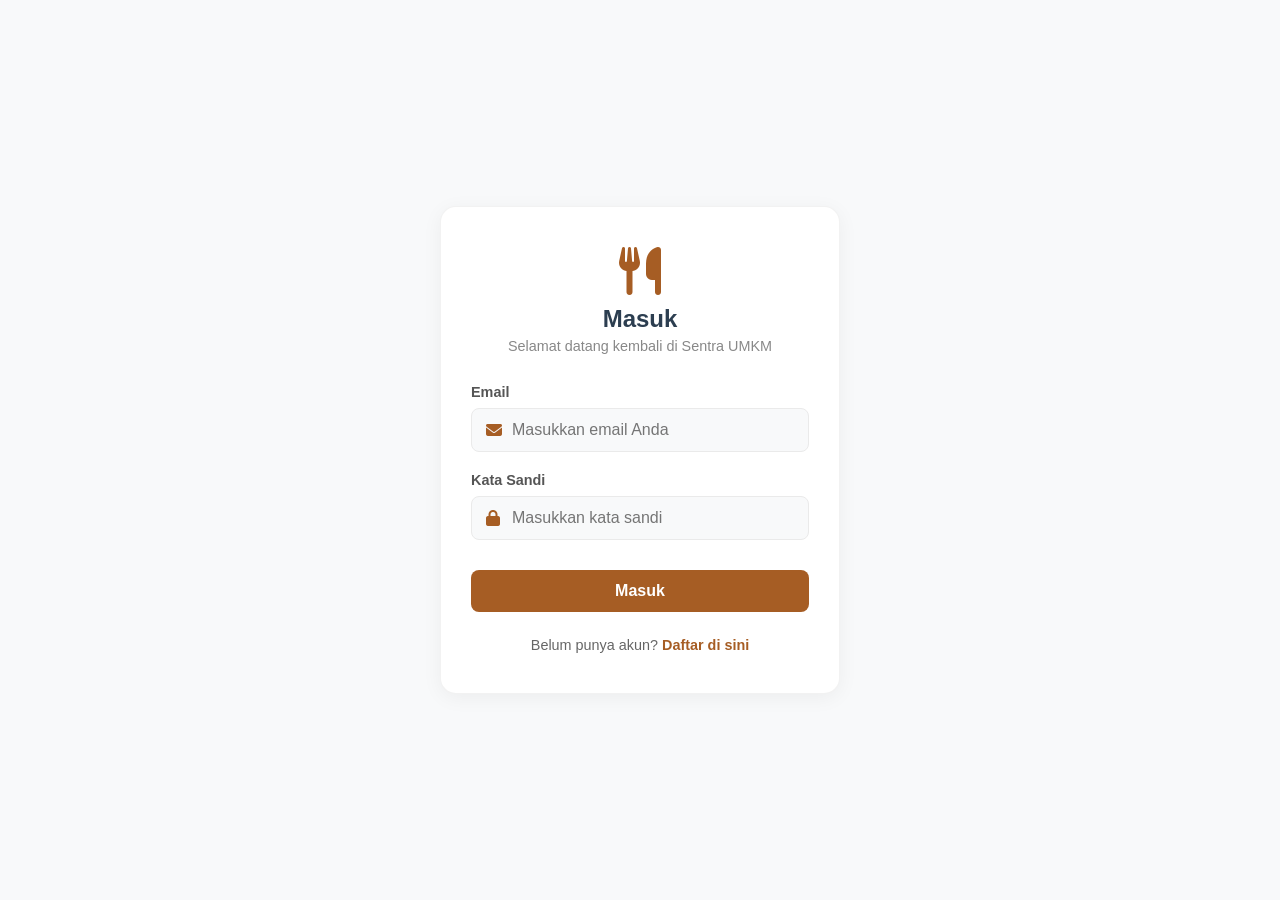
<file: user/detail-tenant.html>
<!DOCTYPE html>
<html lang="id">
<head>
    <meta charset="UTF-8">
    <meta name="viewport" content="width=device-width, initial-scale=1.0">
    <title>Detail Tenant - Sentra UMKM</title>
    <link href="https://cdnjs.cloudflare.com/ajax/libs/font-awesome/6.4.0/css/all.min.css" rel="stylesheet">
    <link href="https://fonts.googleapis.com/css2?family=Inter:wght=300;400;500;600;700&display=swap" rel="stylesheet">
    <link rel="stylesheet" href="../css/global.css">
    <link rel="stylesheet" href="../css/User/detail-tenant.css">
</head>
<body class="detail-body-bg">
    <div class="detail-container">
        <header class="header-card" id="headerCard">
            <div class="banner-detail" id="detailBanner">
                <button class="btn-circle-back-embedded" id="btnBack" onclick="window.history.back()">
                    <i class="fas fa-arrow-left"></i>
                </button>
                <div class="banner-title">
                    <h1 id="tenantName">NAMA TENANT</h1>
                </div>
            </div>
            <div class="info-bar">
                <div class="info-left">
                    <div class="info-item"><i class="far fa-clock"></i> <span id="tenantHours">Tutup: 21:00</span></div>
                    <div class="info-separator"></div>
                    <div class="info-item"><i class="fas fa-map-marker-alt"></i> <span id="tenantDistance">10 Menit dari Lokasi</span></div>
                </div>
                <div class="status-open">OPEN</div>
            </div>
            <div class="search-menu-bar-container" id="searchMenuBar">
                <div class="search-menu-bar">
                    <i class="fas fa-search search-icon"></i>
                    <input type="text" id="menuSearchInput" placeholder="Cari makanan atau minuman...">
                </div>
            </div>
        </header>

        <main class="detail-menu-main">
            <div class="menu-section" id="sectionMakananContainer" style="display: none;">
                <div class="section-header">
                    <div class="category-title-left">
                        <i class="fas fa-utensils"></i>
                        <span>Menu Makanan</span>
                    </div>
                </div>
                <div class="menu-list" id="makananListContainer"></div>
            </div>

            <div class="menu-section" id="sectionMinumanContainer" style="display: none;">
                <div class="section-header">
                    <div class="category-title-left">
                        <i class="fas fa-glass-martini-alt"></i>
                        <span>Menu Minuman</span>
                    </div>
                </div>
                <div class="menu-list" id="minumanListContainer"></div>
            </div>
        </main>
    </div>

    <div class="order-floating-bar">
        <button class="btn-order-action">ORDER</button>
        <div class="order-info">
            <span>Total Pembayaran</span>
            <strong id="totalPaymentDisplay">Rp 0</strong>
        </div>
    </div>
    <script src="../js/User/auth.js"></script>
    <script src="../js/shared-data.js"></script>
    <script src="../js/User/detail-tenant.js"></script>
</body>
</html>
</file>
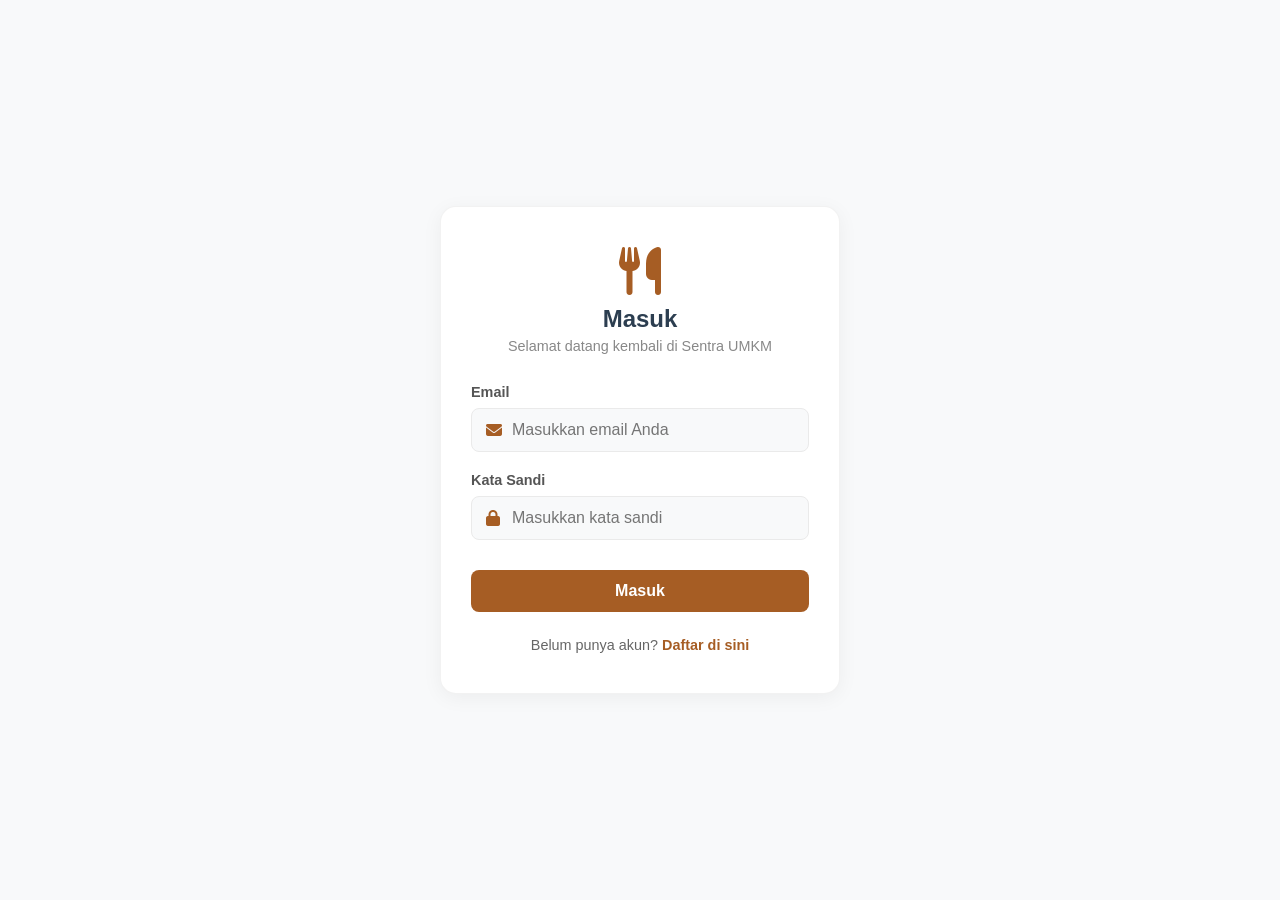
<file: user/history.html>
<!DOCTYPE html>
<html lang="id">
<head>
    <meta charset="UTF-8">
    <meta name="viewport" content="width=device-width, initial-scale=1.0">
    <title>Riwayat Pesanan - Sentra UMKM</title>
    <link href="https://cdnjs.cloudflare.com/ajax/libs/font-awesome/6.4.0/css/all.min.css" rel="stylesheet">
    <link href="https://fonts.googleapis.com/css2?family=Inter:wght=300;400;500;600;700&display=swap" rel="stylesheet">
    <link rel="stylesheet" href="../css/global.css">
    <link rel="stylesheet" href="../css/User/history.css">
</head>
<body class="history-body-bg">
    <div class="history-container">
        <header class="history-header-card">
            <button class="btn-circle-back-embedded" onclick="window.history.back()">
                <i class="fas fa-arrow-left"></i>
            </button>
            <h1 class="history-title-embedded">Riwayat Pesanan</h1>
        </header>

        <div class="history-content">
            <div id="emptyState" class="empty-state" style="display: none;">
                <div class="empty-icon-wrap">
                    <i class="fas fa-receipt"></i>
                </div>
                <h3>Belum ada pesanan</h3>
                <p>Anda belum melakukan pemesanan apa pun. Yuk, mulai belanja di Sentra UMKM!</p>
                <button class="btn-shop-now" onclick="window.location.href='index.html'">Belanja Sekarang</button>
            </div>
            
            <div id="historyListContainer" class="history-list"></div>
        </div>
    </div>

    <div id="orderDetailModal" class="history-modal" style="display: none;">
        <div class="history-modal-content">
            <div class="history-modal-header">
                <h3>Detail Pesanan</h3>
                <button class="btn-close-modal" onclick="closeOrderDetailModal()">&times;</button>
            </div>
            <div class="history-modal-body" id="modalBodyContent"></div>
        </div>
    </div>
    <script src="../js/User/auth.js"></script>
    <script src="../js/User/history.js"></script>
</body>
</html>
</file>
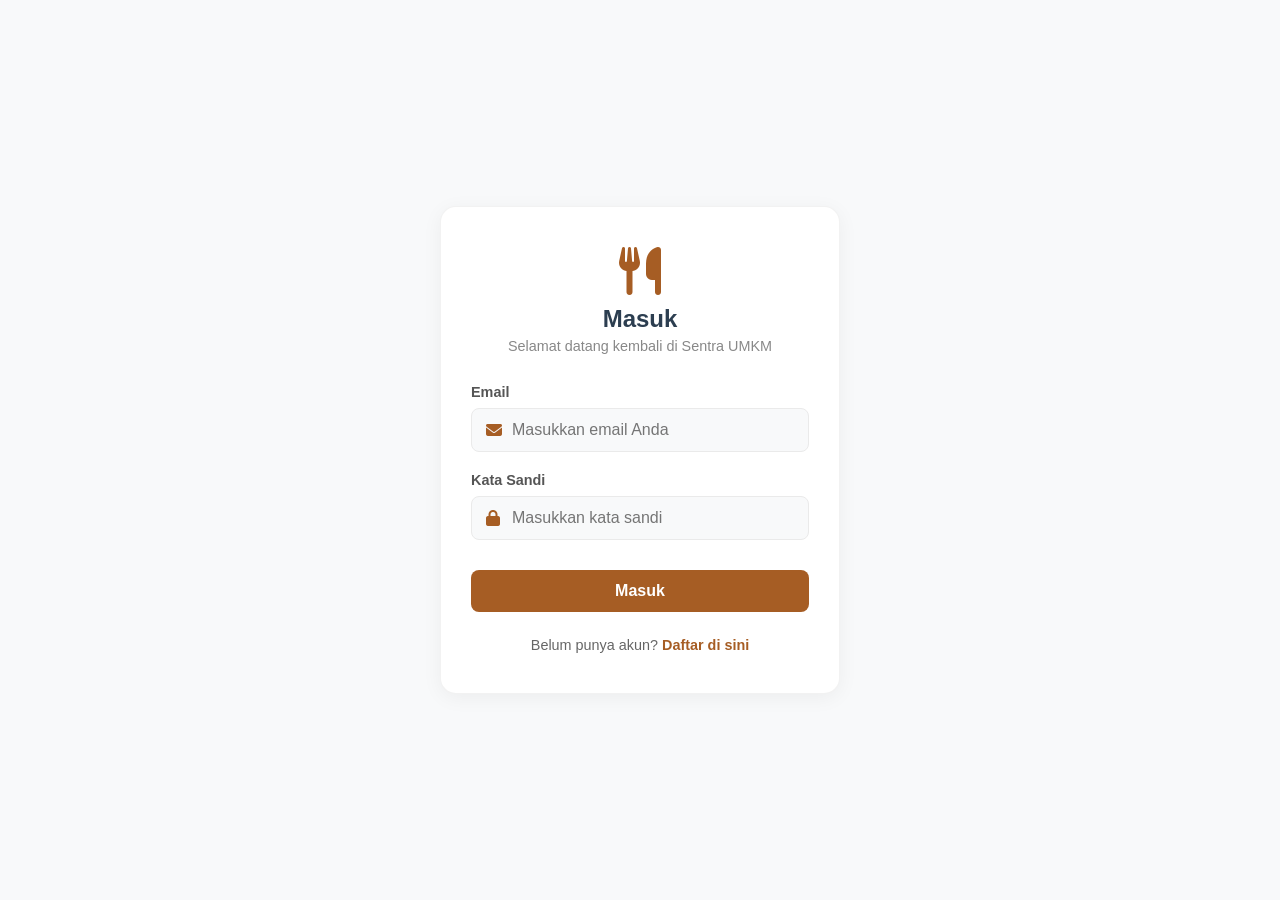
<file: user/profile.html>
<!DOCTYPE html>
<html lang="id">
<head>
    <meta charset="UTF-8">
    <meta name="viewport" content="width=device-width, initial-scale=1.0">
    <title>Profil Saya - Sentra UMKM</title>
    <link href="https://cdnjs.cloudflare.com/ajax/libs/font-awesome/6.4.0/css/all.min.css" rel="stylesheet">
    <link href="https://fonts.googleapis.com/css2?family=Inter:wght=300;400;500;600;700&display=swap" rel="stylesheet">
    <link rel="stylesheet" href="../css/global.css">
    <link rel="stylesheet" href="../css/User/profile.css">
</head>
<body class="profil-body-bg">
    <div class="toast-container" id="toastContainer"></div>

    <div class="profil-container">
        <header class="profil-header-card">
            <button class="btn-circle-back-embedded" onclick="window.history.back()">
                <i class="fas fa-arrow-left"></i>
            </button>
            <h1 class="profil-title-embedded">Profil Pengguna</h1>
        </header>

        <div class="profil-layout">
            <aside class="profil-sidebar-card">
                <div class="avatar-wrapper">
                    <img id="profileAvatar" src="data:image/svg+xml;utf8,<svg xmlns='http://www.w3.org/2000/svg' viewBox='0 0 24 24' fill='%23cbd5e1'><path d='M12 2C6.48 2 2 6.48 2 12s4.48 10 10 10 10-4.48 10-10S17.52 2 12 2zm0 3c1.66 0 3 1.34 3 3s-1.34 3-3 3-3-1.34-3-3 1.34-3 3-3zm0 14.2c-2.5 0-4.71-1.28-6-3.22.03-1.99 4-3.08 6-3.08 1.99 0 5.97 1.09 6 3.08-1.29 1.94-3.5 3.22-6 3.22z'/></svg>" alt="Foto Profil">
                </div>
                <h2 id="sidebarUserName" class="sidebar-user-name">-</h2>
                <p id="sidebarUserEmail" class="sidebar-user-email">-</p>
                <button id="btnToggleEdit" class="btn-action-profile" onclick="toggleEditMode()">
                    <i class="fas fa-edit"></i> Edit Profil
                </button>
                <button id="btnCancelEdit" class="btn-action-profile btn-cancel" onclick="cancelEditMode()" style="display: none;">
                    <i class="fas fa-times"></i> Batal
                </button>
            </aside>

            <main class="profil-main-card">
                <form id="profileForm" onsubmit="saveProfileData(event)">
                    <div class="form-grid">
                        <div class="profile-input-group">
                            <label for="profName">Nama Lengkap</label>
                            <div class="input-with-icon">
                                <i class="fas fa-user"></i>
                                <input type="text" id="profName" required disabled>
                            </div>
                        </div>

                        <div class="profile-input-group">
                            <label for="profEmail">Alamat Email</label>
                            <div class="input-with-icon">
                                <i class="fas fa-envelope"></i>
                                <input type="email" id="profEmail" required disabled>
                            </div>
                        </div>

                        <div class="profile-input-group">
                            <label for="profPhone">Nomor Telepon</label>
                            <div class="input-with-icon">
                                <i class="fas fa-phone"></i>
                                <input type="tel" id="profPhone" placeholder="Contoh: 08123456789" disabled>
                            </div>
                        </div>

                        <div class="profile-input-group full-width">
                            <label for="profAddress">Alamat Lengkap</label>
                            <div class="input-with-icon items-start">
                                <i class="fas fa-map-marker-alt icon-textarea"></i>
                                <textarea id="profAddress" rows="4" placeholder="Masukkan alamat lengkap pengiriman..." disabled></textarea>
                            </div>
                        </div>
                    </div>

                    <div class="profile-form-footer" id="formFooterAction" style="display: none;">
                        <button type="submit" class="btn-save-profile">
                            <i class="fas fa-save"></i> Simpan Perubahan
                        </button>
                    </div>
                </form>
            </main>
        </div>
    </div>
    <script src="../js/User/auth.js"></script>
    <script src="../js/User/profile.js"></script>
</body>
</html>
</file>
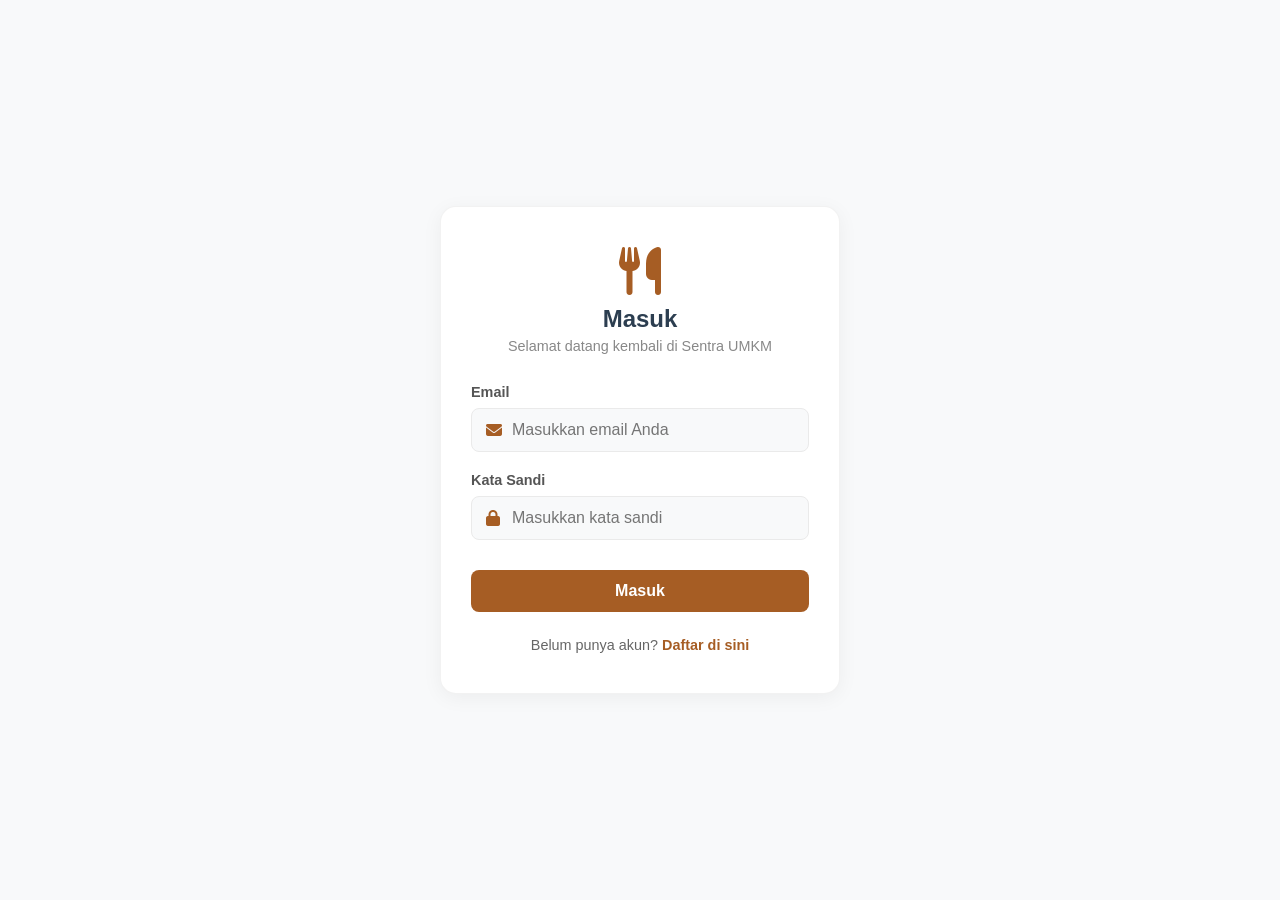
<file: user/tenant.html>
<!DOCTYPE html>
<html lang="id">
<head>
    <meta charset="UTF-8">
    <meta name="viewport" content="width=device-width, initial-scale=1.0">
    <title>Daftar Tenant - Sentra UMKM</title>
    <link href="https://cdnjs.cloudflare.com/ajax/libs/font-awesome/6.4.0/css/all.min.css" rel="stylesheet">
    <link href="https://fonts.googleapis.com/css2?family=Inter:wght=300;400;500;600;700&display=swap" rel="stylesheet">
    <link rel="stylesheet" href="../css/global.css">
    <link rel="stylesheet" href="../css/User/tenant.css">
</head>
<body>
    <div class="dashboard-container">
        <header class="topbar-comprehensive sticky-top">
            <div class="topbar-comprehensive-inner">
                <div class="topbar-comprehensive-left" onclick="location.href='home.html';" style="cursor: pointer;">
                    <i class="fas fa-utensils fa-2x site-logo"></i>
                    <h2 class="site-name-comprehensive">Sentra UMKM</h2>
                </div>
                <div class="topbar-comprehensive-right">
                    <div class="user-info-comprehensive" id="user-menu-btn-comprehensive">
                        <div class="user-avatar-comprehensive">
                            <i class="fas fa-user-circle"></i>
                        </div>
                        <div class="profile-dropdown-comprehensive" id="profile-dropdown-comprehensive">
                            <a href="profile.html">Pengaturan Akun</a>
                            <a href="history.html">Pesanan Saya</a>
                            <a href="../index.html" class="text-danger" style="color: #dc2626;">Keluar</a>
                        </div>
                    </div>
                </div>
            </div>
        </header>

        <main class="main-content-comprehensive">
            <div class="content-area">
                <div class="banner page-banner">
                    <div class="banner-content-wrapper">
                        <div class="banner-text">
                            <h3>Pesta Diskon UMKM!</h3>
                            <p>Nikmati potongan harga hingga 30% khusus hari ini di tenant bertanda khusus.</p>
                        </div>
                        <div>
                            <a href="#tenant-promo-section" class="btn-order"><i class="fas fa-percentage"></i> Lihat Promo</a>
                        </div>
                    </div>
                </div>

                <div class="search-filter-container enhanced-sf">
                    <div class="search-box">
                        <i class="fas fa-search search-icon"></i>
                        <input type="text" id="searchInput" placeholder="Cari nama tenant atau jenis kuliner... (Tekan Enter)">
                    </div>
                    <div class="filter-box">
                        <select class="filter-select" id="sortSelect">
                            <option value="rekomendasi">Urutkan: Rekomendasi</option>
                            <option value="rating">Rating Tertinggi</option>
                            <option value="termurah">Harga Rata-rata Terendah</option>
                            <option value="termahal">Harga Rata-rata Tertinggi</option>
                        </select>
                        <select class="filter-select" id="categorySelect">
                            <option value="semua">Kategori: Semua</option>
                            <option value="makanan">Makanan Berat</option>
                            <option value="minuman">Minuman & Kopi</option>
                            <option value="cemilan">Cemilan & Oleh-oleh</option>
                        </select>
                    </div>
                </div>

                <div class="tenant-section" id="tenant-promo-section">
                    <h2 class="section-title-left"><i class="fas fa-fire text-danger"></i> Tenant Promo Spesial</h2>
                    <div class="tenant-grid" id="promo-grid"></div>
                </div>

                <div class="tenant-section" id="tenant-regular-section" style="margin-top: 60px;">
                    <h2 class="section-title-left"><i class="fas fa-store text-primary"></i> Semua Tenant Mitra</h2>
                    <div class="tenant-grid" id="regular-grid"></div>
                </div>

                <div id="empty-state" class="empty-state" style="display: none;">
                    <i class="fas fa-search-minus fa-4x" style="color: #cbd5e1; margin-bottom: 15px;"></i>
                    <h3>Pencarian tidak ditemukan</h3>
                    <p>Maaf, kami tidak dapat menemukan tenant atau produk yang sesuai dengan filter Anda.</p>
                </div>
            </div>
        </main>
    </div>
    <script src="../js/User/auth.js"></script>
    <script src="../js/shared-data.js"></script>
    <script src="../js/User/tenant.js"></script>
</body>
</html>
</file>
<file: css/login.css>
/* Login styles */
/* --- RESET & FONT BASE --- */
* {
    margin: 0;
    padding: 0;
    box-sizing: border-box;
    font-family: 'Segoe UI', Tahoma, Geneva, Verdana, sans-serif;
}

body {
    background-color: #F8F9FA;
    color: #333;
    display: flex;
    justify-content: center;
    align-items: center;
    min-height: 100vh;
    overflow: hidden;
}

/* --- LOGIN CONTAINER --- */
.auth-container {
    background-color: #FFFFFF;
    width: 100%;
    max-width: 400px;
    padding: 40px 30px;
    border-radius: 16px;
    box-shadow: 0 4px 20px rgba(0, 0, 0, 0.05);
    border: 1px solid rgba(0, 0, 0, 0.05);
}

.auth-header {
    text-align: center;
    margin-bottom: 30px;
}

.auth-header i {
    font-size: 3rem;
    color: #A65D24;
    margin-bottom: 10px;
}

.auth-header h2 {
    font-size: 1.5rem;
    color: #2C3E50;
    font-weight: 700;
}

.auth-header p {
    font-size: 0.9rem;
    color: #888;
    margin-top: 5px;
}

/* --- FORM STYLES --- */
.form-group {
    margin-bottom: 20px;
    position: relative;
}

.form-group label {
    display: block;
    font-size: 0.9rem;
    font-weight: 600;
    color: #555;
    margin-bottom: 8px;
}

.form-group input {
    width: 100%;
    padding: 12px 15px 12px 40px;
    border: 1px solid #EAEAEA;
    border-radius: 8px;
    font-size: 1rem;
    outline: none;
    transition: all 0.3s ease;
    background-color: #F8F9FA;
}

.form-group input:focus {
    border-color: #A65D24;
    background-color: #FFFFFF;
    box-shadow: 0 0 0 3px rgba(166, 93, 36, 0.1);
}

.form-group i {
    position: absolute;
    bottom: 14px;
    left: 15px;
    color: #A65D24;
    font-size: 1rem;
}

.btn-submit {
    width: 100%;
    padding: 12px;
    background-color: #A65D24;
    color: white;
    border: none;
    border-radius: 8px;
    font-size: 1rem;
    font-weight: 600;
    cursor: pointer;
    transition: background-color 0.3s ease;
    margin-top: 10px;
}

.btn-submit:hover {
    background-color: #8A4D1E;
}

/* --- TOGGLE LOGIN/REGISTER --- */
.auth-footer {
    text-align: center;
    margin-top: 25px;
    font-size: 0.9rem;
    color: #666;
}

.auth-footer a {
    color: #A65D24;
    text-decoration: none;
    font-weight: 700;
    cursor: pointer;
}

.auth-footer a:hover {
    text-decoration: underline;
}

#register-form-section {
    display: none;
}

/* --- TOAST POPUP NOTIFICATION --- */
.toast-container {
    position: fixed;
    top: 20px;
    right: 20px;
    z-index: 9999;
    display: flex;
    flex-direction: column;
    gap: 10px;
}

.toast {
    background-color: #fff;
    color: #333;
    padding: 15px 20px;
    border-radius: 8px;
    box-shadow: 0 4px 12px rgba(0, 0, 0, 0.15);
    display: flex;
    align-items: center;
    gap: 12px;
    min-width: 250px;
    transform: translateX(120%);
    opacity: 0;
    transition: all 0.4s cubic-bezier(0.68, -0.55, 0.265, 1.55);
}

.toast.show {
    transform: translateX(0);
    opacity: 1;
}

.toast.error {
    border-left: 5px solid #DC3545;
}

.toast.error i {
    color: #DC3545;
}

.toast.success {
    border-left: 5px solid #1EAD4C;
}

.toast.success i {
    color: #1EAD4C;
}

.toast-content {
    display: flex;
    flex-direction: column;
}

.toast-content strong {
    font-size: 0.95rem;
}

.toast-content span {
    font-size: 0.85rem;
    color: #666;
}
</file>
<file: css/Admin/produk.css>
/* --- RESET & FONT BASE --- */
* {
    margin: 0;
    padding: 0;
    box-sizing: border-box;
    font-family: 'Segoe UI', Tahoma, Geneva, Verdana, sans-serif;
}

body {
    background-color: #F8F9FA;
    color: #333;
}

/* --- SIDEBAR --- */
.sidebar {
    width: 260px;
    height: 100vh;
    background-color: #FFFFFF;
    position: fixed;
    top: 0;
    left: 0;
    border-right: 1px solid #EAEAEA;
    display: flex;
    flex-direction: column;
    z-index: 100;
}

.sidebar-header {
    padding: 24px;
    display: flex;
    align-items: center;
    gap: 12px;
    color: #A65D24;
    border-bottom: 1px solid #EAEAEA;
}

.sidebar-header h2 { font-size: 1.2rem; font-weight: 700; }

.sidebar-nav { padding: 20px 0; flex-grow: 1; }

.nav-item {
    display: flex;
    align-items: center;
    gap: 15px;
    padding: 14px 24px;
    color: #666;
    text-decoration: none;
    font-weight: 500;
    transition: all 0.3s ease;
}

.nav-item:hover, .nav-item.active {
    background-color: #EBF7EE;
    color: #1EAD4C;
    border-right: 4px solid #1EAD4C;
}

.sidebar-footer { padding: 24px; border-top: 1px solid #EAEAEA; }

.btn-logout {
    display: flex;
    align-items: center;
    gap: 12px;
    color: #DC3545;
    text-decoration: none;
    font-weight: 600;
}

/* --- MAIN CONTENT --- */
.main-content {
    margin-left: 260px;
    padding: 30px 40px;
    min-height: 100vh;
}

.content-header {
    display: flex;
    justify-content: space-between;
    align-items: center;
    background-color: #FFFFFF;
    padding: 20px 30px;
    border-radius: 12px;
    box-shadow: 0 2px 10px rgba(0,0,0,0.02);
    margin-bottom: 30px;
}

.content-header h1 { font-size: 1.5rem; color: #2C3E50; }

/* --- PROFIL USER (INI YANG DIPERBAIKI) --- */
.user-profile { 
    display: flex; 
    align-items: center; 
    gap: 15px; 
}

.user-info {
    text-align: right;
    display: flex;
    flex-direction: column;
}

.user-name {
    font-weight: 700;
    color: #333;
}

.user-role {
    font-size: 0.85rem;
    color: #888;
}

.avatar {
    background-color: #A65D24;
    color: #FFF;
    width: 45px;
    height: 45px;
    border-radius: 50%;
    display: flex;
    align-items: center;
    justify-content: center;
    font-weight: bold;
    font-size: 1.1rem;
}

/* --- TABEL PRODUK --- */
.table-section {
    background-color: #FFFFFF;
    border-radius: 12px;
    padding: 25px;
    box-shadow: 0 2px 10px rgba(0,0,0,0.02);
    border: 1px solid rgba(0,0,0,0.05);
}

.table-header {
    display: flex;
    justify-content: space-between;
    align-items: center;
    margin-bottom: 25px;
}

.filter-group {
    display: flex;
    gap: 15px;
}

.search-box {
    display: flex;
    align-items: center;
    background-color: #F8F9FA;
    border: 1px solid #EAEAEA;
    border-radius: 8px;
    padding: 8px 15px;
    width: 250px;
}

.search-box input { border: none; background: none; outline: none; width: 100%; }

.category-select {
    padding: 8px 15px;
    border-radius: 8px;
    border: 1px solid #EAEAEA;
    background-color: #F8F9FA;
    color: #666;
    outline: none;
}

.btn-add {
    background-color: #1EAD4C;
    color: white;
    border: none;
    padding: 10px 20px;
    border-radius: 8px;
    font-weight: 600;
    cursor: pointer;
}

/* Gambar Produk di Tabel */
.product-img {
    width: 50px;
    height: 50px;
    border-radius: 8px;
    object-fit: cover;
}

.data-table { width: 100%; border-collapse: collapse; }

.data-table th, .data-table td {
    padding: 15px;
    text-align: left;
    border-bottom: 1px solid #EAEAEA;
}

.data-table th { background-color: #F8F9FA; color: #888; font-size: 0.85rem; text-transform: uppercase; }

/* Indikator Stok */
.stock-label {
    background-color: #EBF7EE;
    color: #1EAD4C;
    padding: 4px 10px;
    border-radius: 6px;
    font-weight: 700;
}

.stock-label.alert { background-color: #FFF3E5; color: #F39C12; }
.stock-label.empty { background-color: #FCE8E8; color: #DC3545; }

.action-buttons { display: flex; gap: 8px; }

.action-buttons button {
    border: none;
    padding: 8px 10px;
    border-radius: 6px;
    cursor: pointer;
    color: white;
}

.btn-edit { background-color: #F39C12; }
.btn-delete { background-color: #DC3545; }
</file>
<file: css/Admin/tenant.css>
/* --- RESET & FONT BASE --- */
* {
    margin: 0;
    padding: 0;
    box-sizing: border-box;
    font-family: 'Segoe UI', Tahoma, Geneva, Verdana, sans-serif;
}

body {
    background-color: #F8F9FA;
    color: #333;
}

/* --- SIDEBAR (Sama dengan Dashboard) --- */
.sidebar {
    width: 260px;
    height: 100vh;
    background-color: #FFFFFF;
    position: fixed;
    top: 0;
    left: 0;
    border-right: 1px solid #EAEAEA;
    display: flex;
    flex-direction: column;
    z-index: 100;
}

.sidebar-header {
    padding: 24px;
    display: flex;
    align-items: center;
    gap: 12px;
    color: #A65D24;
    border-bottom: 1px solid #EAEAEA;
}

.sidebar-header h2 {
    font-size: 1.2rem;
    font-weight: 700;
}

.sidebar-nav {
    padding: 20px 0;
    flex-grow: 1;
}

.nav-item {
    display: flex;
    align-items: center;
    gap: 15px;
    padding: 14px 24px;
    color: #666;
    text-decoration: none;
    font-weight: 500;
    transition: all 0.3s ease;
}

.nav-item i {
    font-size: 1.1rem;
    width: 20px;
    text-align: center;
}

.nav-item:hover, .nav-item.active {
    background-color: #EBF7EE;
    color: #1EAD4C;
    border-right: 4px solid #1EAD4C;
}

.sidebar-footer {
    padding: 24px;
    border-top: 1px solid #EAEAEA;
}

.btn-logout {
    display: flex;
    align-items: center;
    gap: 12px;
    color: #DC3545;
    text-decoration: none;
    font-weight: 600;
}

/* --- MAIN CONTENT --- */
.main-content {
    margin-left: 260px;
    padding: 30px 40px;
    min-height: 100vh;
}

.content-header {
    display: flex;
    justify-content: space-between;
    align-items: center;
    background-color: #FFFFFF;
    padding: 20px 30px;
    border-radius: 12px;
    box-shadow: 0 2px 10px rgba(0,0,0,0.02);
    margin-bottom: 30px;
}

.content-header h1 {
    font-size: 1.5rem;
    color: #2C3E50;
}

.user-profile {
    display: flex;
    align-items: center;
    gap: 15px;
}

.user-info {
    text-align: right;
    display: flex;
    flex-direction: column;
}

.user-name { font-weight: 700; color: #333; }
.user-role { font-size: 0.85rem; color: #888; }
.avatar {
    background-color: #A65D24;
    color: #FFF;
    width: 45px;
    height: 45px;
    border-radius: 50%;
    display: flex;
    align-items: center;
    justify-content: center;
    font-weight: bold;
    font-size: 1.1rem;
}

/* --- BAGIAN TABEL DATA --- */
.table-section {
    background-color: #FFFFFF;
    border-radius: 12px;
    padding: 25px;
    box-shadow: 0 2px 10px rgba(0,0,0,0.02);
    border: 1px solid rgba(0,0,0,0.05);
}

.table-header {
    display: flex;
    justify-content: space-between;
    align-items: center;
    margin-bottom: 20px;
}

/* Kotak Pencarian */
.search-box {
    display: flex;
    align-items: center;
    background-color: #F8F9FA;
    border: 1px solid #EAEAEA;
    border-radius: 8px;
    padding: 10px 15px;
    width: 300px;
}

.search-box i {
    color: #888;
    margin-right: 10px;
}

.search-box input {
    border: none;
    background: none;
    outline: none;
    width: 100%;
    font-size: 0.95rem;
}

/* Tombol Tambah */
.btn-add {
    background-color: #1EAD4C;
    color: white;
    border: none;
    padding: 12px 20px;
    border-radius: 8px;
    font-weight: 600;
    cursor: pointer;
    display: flex;
    align-items: center;
    gap: 8px;
    transition: background-color 0.3s;
}

.btn-add:hover {
    background-color: #178D3D;
}

/* Tabel Utama */
.table-container {
    overflow-x: auto;
}

.data-table {
    width: 100%;
    border-collapse: collapse;
}

.data-table th, .data-table td {
    padding: 15px;
    text-align: left;
    border-bottom: 1px solid #EAEAEA;
}

.data-table th {
    background-color: #F8F9FA;
    color: #666;
    font-weight: 600;
    font-size: 0.9rem;
    text-transform: uppercase;
}

.data-table tbody tr:hover {
    background-color: #FAFAFA;
}

/* Badge Status */
.badge {
    padding: 6px 12px;
    border-radius: 50px;
    font-size: 0.85rem;
    font-weight: 600;
}

.badge-active {
    background-color: #EBF7EE;
    color: #1EAD4C;
}

.badge-inactive {
    background-color: #FCE8E8;
    color: #DC3545;
}

/* Tombol Aksi (Edit & Hapus) */
.action-buttons {
    display: flex;
    gap: 10px;
}

.action-buttons button {
    border: none;
    padding: 8px 12px;
    border-radius: 6px;
    cursor: pointer;
    transition: opacity 0.3s;
    color: white;
}

.action-buttons button:hover {
    opacity: 0.8;
}

.btn-edit { background-color: #F39C12; }
.btn-delete { background-color: #DC3545; }
</file>
<file: css/Admin/transaksi.css>
/* --- RESET & FONT BASE --- */
* {
    margin: 0;
    padding: 0;
    box-sizing: border-box;
    font-family: 'Segoe UI', Tahoma, Geneva, Verdana, sans-serif;
}

body {
    background-color: #F8F9FA;
    color: #333;
}

/* --- SIDEBAR --- */
.sidebar {
    width: 260px;
    height: 100vh;
    background-color: #FFFFFF;
    position: fixed;
    top: 0;
    left: 0;
    border-right: 1px solid #EAEAEA;
    display: flex;
    flex-direction: column;
    z-index: 100;
}

.sidebar-header {
    padding: 24px;
    display: flex;
    align-items: center;
    gap: 12px;
    color: #A65D24;
    border-bottom: 1px solid #EAEAEA;
}

.sidebar-header h2 { font-size: 1.2rem; font-weight: 700; }

.sidebar-nav { padding: 20px 0; flex-grow: 1; }

.nav-item {
    display: flex;
    align-items: center;
    gap: 15px;
    padding: 14px 24px;
    color: #666;
    text-decoration: none;
    font-weight: 500;
    transition: all 0.3s ease;
}

.nav-item:hover, .nav-item.active {
    background-color: #EBF7EE;
    color: #1EAD4C;
    border-right: 4px solid #1EAD4C;
}

.sidebar-footer { padding: 24px; border-top: 1px solid #EAEAEA; }

.btn-logout {
    display: flex;
    align-items: center;
    gap: 12px;
    color: #DC3545;
    text-decoration: none;
    font-weight: 600;
}

/* --- MAIN CONTENT --- */
.main-content {
    margin-left: 260px;
    padding: 30px 40px;
    min-height: 100vh;
}

.content-header {
    display: flex;
    justify-content: space-between;
    align-items: center;
    background-color: #FFFFFF;
    padding: 20px 30px;
    border-radius: 12px;
    box-shadow: 0 2px 10px rgba(0,0,0,0.02);
    margin-bottom: 30px;
}

.content-header h1 { font-size: 1.5rem; color: #2C3E50; }

/* --- PROFIL USER (SUDAH SINKRON & KONSISTEN) --- */
.user-profile { 
    display: flex; 
    align-items: center; 
    gap: 15px; 
}

.user-info {
    text-align: right;
    display: flex;
    flex-direction: column;
}

.user-name {
    font-weight: 700;
    color: #333;
}

.user-role {
    font-size: 0.85rem;
    color: #888;
}

.avatar {
    background-color: #A65D24;
    color: #FFF;
    width: 45px;
    height: 45px;
    border-radius: 50%;
    display: flex;
    align-items: center;
    justify-content: center;
    font-weight: bold;
    font-size: 1.1rem;
}

/* --- BAGIAN TABEL TRANSAKSI --- */
.table-section {
    background-color: #FFFFFF;
    border-radius: 12px;
    padding: 25px;
    box-shadow: 0 2px 10px rgba(0,0,0,0.02);
    border: 1px solid rgba(0,0,0,0.05);
}

.table-header {
    display: flex;
    justify-content: space-between;
    align-items: center;
    margin-bottom: 25px;
}

.filter-group {
    display: flex;
    gap: 15px;
}

.search-box {
    display: flex;
    align-items: center;
    background-color: #F8F9FA;
    border: 1px solid #EAEAEA;
    border-radius: 8px;
    padding: 8px 15px;
    width: 280px;
}

.search-box i { color: #888; margin-right: 10px; }
.search-box input { border: none; background: none; outline: none; width: 100%; }

.filter-select {
    padding: 8px 15px;
    border-radius: 8px;
    border: 1px solid #EAEAEA;
    background-color: #F8F9FA;
    color: #666;
    outline: none;
}

/* Tombol Ekspor */
.btn-export {
    background-color: #A65D24; /* Cokelat khas Sentra */
    color: white;
    border: none;
    padding: 10px 20px;
    border-radius: 8px;
    font-weight: 600;
    cursor: pointer;
    display: flex;
    align-items: center;
    gap: 8px;
    transition: background-color 0.3s;
}

.btn-export:hover {
    background-color: #8B4E1D;
}

/* Tabel Desain */
.table-container { overflow-x: auto; }
.data-table { width: 100%; border-collapse: collapse; }

.data-table th, .data-table td {
    padding: 15px;
    text-align: left;
    border-bottom: 1px solid #EAEAEA;
}

.data-table th { background-color: #F8F9FA; color: #888; font-size: 0.85rem; text-transform: uppercase; }
.data-table tbody tr:hover { background-color: #FAFAFA; }

/* Status Badges */
.badge {
    padding: 6px 14px;
    border-radius: 50px;
    font-size: 0.85rem;
    font-weight: 600;
    display: inline-block;
}

.badge-success { background-color: #EBF7EE; color: #1EAD4C; } /* Selesai */
.badge-warning { background-color: #FFF3E5; color: #F39C12; } /* Diproses */
.badge-danger { background-color: #FCE8E8; color: #DC3545; }  /* Dibatalkan */

/* Tombol Aksi */
.action-buttons { display: flex; gap: 8px; }
.btn-detail {
    border: none;
    background-color: #2980B9; /* Biru soft untuk melihat detail */
    color: white;
    padding: 8px 12px;
    border-radius: 6px;
    cursor: pointer;
    transition: opacity 0.3s;
}
.btn-detail:hover { opacity: 0.8; }
</file>
<file: css/global.css>
:root {
    --primary: #92400e;
    --secondary: #d97706;
    --accent: #16a34a;
    --bg-color: #fef3c7;
    --text-color: #292524;
    --white: #ffffff;
    --shadow: 0 4px 6px -1px rgba(0, 0, 0, 0.1), 0 2px 4px -1px rgba(0, 0, 0, 0.06);
}
body {
    margin: 0;
    font-family: 'Inter', sans-serif;
    background-color: #f8fafc;
    color: var(--text-color);
}
.dashboard-container {
    display: flex;
    flex-direction: column;
    min-height: 100vh;
}
.main-content-comprehensive {
    flex-grow: 1;
    display: flex;
    flex-direction: column;
}
.topbar-comprehensive {
    background-color: var(--white);
    box-shadow: var(--shadow);
    position: sticky;
    top: 0;
    z-index: 1000;
}
.topbar-comprehensive-inner {
    display: flex;
    justify-content: space-between;
    align-items: center;
    padding: 10px 20px;
    height: 70px;
    max-width: 1440px;
    margin: 0 auto;
    width: 96%;
}
.topbar-comprehensive-left {
    display: flex;
    align-items: center;
    gap: 10px;
}
.site-logo {
    color: var(--secondary);
}
.site-name-comprehensive {
    font-size: 1.5rem;
    font-weight: 700;
    color: var(--primary);
    margin: 0;
}
.topbar-comprehensive-right {
    display: flex;
    align-items: center;
    gap: 20px;
}
.user-info-comprehensive {
    display: flex;
    align-items: center;
    gap: 12px;
    position: relative;
    cursor: pointer;
}
.user-avatar-comprehensive {
    color: var(--primary);
    display: flex;
    align-items: center;
    justify-content: center;
    font-size: 2.2rem;
    transition: color 0.3s ease;
}
.user-avatar-comprehensive:hover {
    color: var(--secondary);
}
.profile-dropdown-comprehensive {
    position: absolute;
    top: 100%;
    margin-top: 10px;
    right: 0;
    background-color: var(--white);
    box-shadow: 0 10px 25px rgba(0,0,0,0.1);
    border-radius: 8px;
    width: 200px;
    display: none;
    flex-direction: column;
    overflow: hidden;
    z-index: 100;
}
.profile-dropdown-comprehensive.show {
    display: flex;
    animation: fadeIn 0.2s ease-in-out;
}
.profile-dropdown-comprehensive a {
    padding: 12px 16px;
    color: var(--text-color);
    border-bottom: 1px solid #f5f5f4;
    transition: 0.2s;
    text-decoration: none;
}
.profile-dropdown-comprehensive a:hover {
    background-color: var(--bg-color);
    color: var(--primary);
}
.content-area {
    max-width: 1440px;
    margin: 0 auto;
    padding: 32px 20px;
    width: 96%;
    box-sizing: border-box;
}
.tenant-grid {
    display: grid;
    grid-template-columns: repeat(3, 1fr);
    gap: 30px;
}
.tenant-item {
    background-color: var(--white);
    border-radius: 16px;
    overflow: hidden;
    box-shadow: 0 4px 15px rgba(0,0,0,0.06);
    transition: all 0.3s ease;
    display: flex;
    flex-direction: column;
    justify-content: space-between;
    position: relative;
    border: 1px solid #f5f5f4;
    text-decoration: none;
}
.tenant-item:hover {
    transform: translateY(-8px);
    box-shadow: 0 15px 30px rgba(0,0,0,0.1);
    border-color: #e7e5e4;
}
.badge-promo {
    position: absolute;
    top: 15px;
    left: 15px;
    background-color: #dc2626;
    color: var(--white);
    padding: 6px 14px;
    border-radius: 30px;
    font-size: 0.85rem;
    font-weight: 700;
    box-shadow: 0 4px 6px rgba(220, 38, 38, 0.25);
    z-index: 10;
}
.tenant-cover {
    width: 100%;
    height: 200px;
    object-fit: cover;
}
.tenant-info {
    padding: 24px;
    display: flex;
    flex-direction: column;
    flex-grow: 1;
}
.tenant-info h4 {
    margin: 0 0 6px 0;
    color: var(--primary);
    font-size: 1.3rem;
    font-weight: 700;
}
.tenant-rating {
    display: flex;
    align-items: center;
    gap: 4px;
    margin-bottom: 14px;
    font-size: 0.95rem;
}
.text-warning {
    color: #f59e0b;
}
.rating-score {
    color: #78716c;
    font-weight: 600;
    margin-left: 5px;
}
.tenant-info p {
    color: #57534e;
    font-size: 0.95rem;
    line-height: 1.6;
    margin-bottom: 24px;
    flex-grow: 1;
    margin-top: 0;
}
.tenant-btn {
    display: block;
    text-align: center;
    padding: 14px;
    background-color: var(--bg-color);
    color: var(--primary);
    border-radius: 10px;
    font-weight: 700;
    font-size: 1rem;
    transition: all 0.3s ease;
    text-decoration: none;
}
.tenant-btn:hover {
    background-color: var(--secondary);
    color: var(--white);
}
.more-item {
    background-color: rgba(217, 119, 6, 0.04);
    border: 2px dashed var(--secondary);
    box-shadow: none;
    justify-content: center;
    align-items: center;
    padding: 30px 20px;
    cursor: pointer;
}
.more-item:hover {
    background-color: rgba(217, 119, 6, 0.08);
    transform: translateY(-5px);
    box-shadow: var(--shadow);
}
.more-icon-wrap {
    width: 65px;
    height: 65px;
    border-radius: 50%;
    background-color: var(--white);
    display: flex;
    align-items: center;
    justify-content: center;
    box-shadow: var(--shadow);
    margin-bottom: 15px;
    color: var(--secondary);
}
.more-item h4 {
    margin: 0 0 10px 0;
    color: var(--text-color);
}
.section-title, .section-title-left {
    margin-bottom: 24px;
    font-size: 1.6rem;
    color: var(--text-color);
    font-weight: 700;
}
.section-title {
    text-align: center;
}
.section-title-left {
    display: flex;
    align-items: center;
    gap: 10px;
}
@media (max-width: 992px) {
    .tenant-grid { grid-template-columns: repeat(2, 1fr); }
}
@media (max-width: 600px) {
    .tenant-grid { grid-template-columns: 1fr; }
}
@keyframes fadeIn {
    from { opacity: 0; transform: translateY(-10px); }
    to { opacity: 1; transform: translateY(0); }
}
@keyframes slideIn {
    from { opacity: 0; transform: translateX(-20px); }
    to { opacity: 1; transform: translateX(0); }
}
</file>
<file: css/User/checkout.css>
.checkout-body-bg {
    background-color: #f8fafc;
}

.checkout-container {
    max-width: 1440px;
    width: 96%;
    margin: 40px auto;
    padding: 0 0 160px 0;
    display: flex;
    flex-direction: column;
    gap: 32px;
    box-sizing: border-box;
}

.checkout-header-card {
    position: sticky;
    top: 24px;
    background-color: var(--white);
    border-radius: 16px;
    box-shadow: 0 4px 20px rgba(0,0,0,0.06);
    border: 1px solid #f1f5f9;
    padding: 24px 32px;
    display: flex;
    align-items: center;
    gap: 24px;
    z-index: 1000;
}

.btn-circle-back-embedded {
    width: 48px;
    height: 48px;
    border-radius: 50%;
    border: none;
    background: #f1f5f9;
    color: var(--primary);
    display: flex;
    align-items: center;
    justify-content: center;
    cursor: pointer;
    transition: 0.3s;
    font-size: 1.2rem;
}

.btn-circle-back-embedded:hover {
    background: var(--secondary);
    color: var(--white);
    transform: scale(1.05);
}

.checkout-title-embedded {
    margin: 0;
    font-size: 1.6rem;
    font-weight: 700;
    color: var(--text-color);
}

.checkout-section {
    background: var(--white);
    border-radius: 16px;
    padding: 40px;
    box-shadow: 0 4px 18px rgba(0, 0, 0, 0.03);
    border: 1px solid #e2e8f0;
}

.checkout-section-title {
    margin: 0 0 32px 0;
    font-size: 1.35rem;
    color: var(--text-color);
    font-weight: 700;
    display: flex;
    align-items: center;
    gap: 14px;
}

.checkout-section-title i {
    color: var(--secondary);
}

.address-type-toggle {
    display: flex;
    gap: 16px;
    margin-bottom: 32px;
}

.address-btn {
    flex: 1;
    padding: 16px;
    border: 1px solid #e2e8f0;
    background: #f8fafc;
    border-radius: 12px;
    font-size: 1.1rem;
    font-weight: 600;
    color: #64748b;
    cursor: pointer;
    transition: all 0.3s ease;
}

.address-btn:hover {
    background: #f1f5f9;
}

.address-btn.active {
    background: rgba(217, 119, 6, 0.1);
    color: var(--secondary);
    border-color: var(--secondary);
}

.address-card-dummy {
    background: #ffffff;
    border: 1px solid #e2e8f0;
    border-radius: 12px;
    padding: 0;
    display: flex;
    flex-direction: column;
    box-shadow: 0 2px 12px rgba(0,0,0,0.02);
}

.address-details {
    margin: 0;
    font-size: 1.1rem;
    color: #334155;
    line-height: 2;
    background: #f8fafc;
    padding: 32px;
    border-radius: 12px;
    border-left: 5px solid var(--secondary);
}

.custom-address-input {
    width: 100%;
    min-height: 120px;
    padding: 24px;
    border: 1px solid #e2e8f0;
    border-radius: 12px;
    font-size: 1.1rem;
    color: #334155;
    background: #ffffff;
    resize: vertical;
    box-sizing: border-box;
    font-family: inherit;
    line-height: 1.8;
}

.custom-address-input:focus {
    outline: none;
    border-color: var(--secondary);
    box-shadow: 0 0 0 4px rgba(217, 119, 6, 0.1);
}

.checkout-items-list {
    display: grid;
    grid-template-columns: repeat(auto-fill, minmax(350px, 1fr));
    gap: 24px;
}

.checkout-item {
    display: flex;
    flex-direction: column;
    justify-content: space-between;
    padding: 28px;
    background: #ffffff;
    border-radius: 16px;
    border: 1px solid #e2e8f0;
    box-shadow: 0 4px 10px rgba(0,0,0,0.02);
    transition: all 0.3s ease;
    position: relative;
    overflow: hidden;
}

.checkout-item:hover {
    transform: translateY(-5px);
    box-shadow: 0 12px 25px rgba(0,0,0,0.08);
    border-color: var(--secondary);
}

.checkout-item::before {
    content: "";
    position: absolute;
    top: 0;
    left: 0;
    width: 5px;
    height: 100%;
    background-color: var(--secondary);
}

.checkout-item-info {
    margin-bottom: 24px;
}

.checkout-item-info h4 {
    margin: 0 0 14px 0;
    font-size: 1.25rem;
    color: var(--text-color);
    font-weight: 700;
}

.item-meta-row {
    display: flex;
    align-items: center;
    gap: 14px;
}

.qty-badge {
    background-color: #fef3c7;
    color: var(--secondary);
    padding: 6px 14px;
    border-radius: 8px;
    font-weight: 700;
    font-size: 1rem;
    border: 1px solid #fde68a;
    display: flex;
    align-items: center;
    gap: 8px;
}

.price-unit {
    color: #64748b;
    font-size: 1.05rem;
    font-weight: 500;
}

.checkout-item-price {
    font-weight: 800;
    font-size: 1.35rem;
    color: var(--primary);
    align-self: flex-end;
    background: #fffdf5;
    padding: 12px 20px;
    border-radius: 10px;
    border: 1px dashed var(--secondary);
}

.payment-methods-grid {
    display: grid;
    grid-template-columns: repeat(auto-fit, minmax(240px, 1fr));
    gap: 20px;
    margin-top: 20px;
}

.payment-card {
    background: #f8fafc;
    border: 2px solid #e2e8f0;
    border-radius: 14px;
    padding: 24px;
    display: flex;
    flex-direction: column;
    align-items: center;
    justify-content: center;
    gap: 16px;
    cursor: pointer;
    transition: all 0.25s ease;
    text-align: center;
}

.payment-card:hover {
    border-color: var(--secondary);
    background: #fffdf5;
}

.payment-card.active {
    background: #fef3c7;
    border-color: var(--secondary);
    box-shadow: 0 4px 12px rgba(217, 119, 6, 0.15);
}

.payment-icon-box {
    width: 60px;
    height: 60px;
    background: var(--white);
    border-radius: 50%;
    display: flex;
    align-items: center;
    justify-content: center;
    box-shadow: 0 2px 8px rgba(0,0,0,0.06);
    font-size: 1.6rem;
    color: var(--secondary);
    transition: 0.3s;
}

.payment-card.active .payment-icon-box {
    background: var(--secondary);
    color: var(--white);
}

.payment-label {
    font-size: 1.05rem;
    font-weight: 600;
    color: var(--text-color);
}

.checkout-floating-bar {
    position: fixed;
    bottom: 24px;
    left: 50%;
    transform: translateX(-50%);
    width: 96%;
    max-width: 1440px;
    background: var(--white);
    border-radius: 16px;
    display: flex;
    justify-content: space-between;
    align-items: stretch;
    box-shadow: 0 10px 40px rgba(0,0,0,0.12);
    z-index: 999;
    overflow: hidden;
    border: 1px solid #e2e8f0;
}

.checkout-total-info {
    padding: 24px 36px;
    display: flex;
    flex-direction: column;
    justify-content: center;
}

.checkout-total-info span {
    font-size: 0.95rem;
    color: #64748b;
    text-transform: uppercase;
    letter-spacing: 0.5px;
    margin-bottom: 8px;
    font-weight: 600;
}

.checkout-total-info strong {
    font-size: 1.75rem;
    color: var(--primary);
    font-weight: 800;
}

.btn-confirm-order {
    background: var(--secondary);
    color: var(--white);
    border: none;
    padding: 0 56px;
    font-size: 1.2rem;
    font-weight: 700;
    cursor: pointer;
    transition: 0.3s;
    height: auto;
    display: flex;
    align-items: center;
    letter-spacing: 0.5px;
}

.btn-confirm-order:hover {
    background: #b45309;
}

@media (max-width: 768px) {
    .checkout-container {
        gap: 24px;
        margin: 20px auto;
    }
    .checkout-section {
        padding: 24px;
    }
    .address-details {
        padding: 24px;
    }
    .checkout-header-card {
        top: 16px;
        padding: 16px 20px;
    }
    .checkout-title-embedded {
        font-size: 1.25rem;
    }
    .btn-confirm-order { 
        padding: 0 24px; 
        font-size: 1rem; 
    }
    .checkout-total-info strong { 
        font-size: 1.3rem; 
    }
    .address-type-toggle {
        flex-direction: column;
        gap: 12px;
    }
}
</file>
<file: css/User/detail-tenant.css>
.detail-body-bg {
    background-color: #f8fafc;
}
.detail-container {
    max-width: 1440px;
    width: 96%;
    margin: 32px auto;
    padding: 0 0 120px 0;
    position: relative;
    box-sizing: border-box;
}
.header-card {
    background-color: var(--white);
    border-radius: 16px;
    box-shadow: 0 4px 20px rgba(0,0,0,0.06);
    margin-bottom: 24px;
    border: 1px solid #f1f5f9;
}
.banner-detail {
    height: 300px;
    background-size: cover;
    background-position: center;
    position: relative;
    display: flex;
    align-items: flex-end;
    padding: 30px;
    border-radius: 16px 16px 0 0;
}
.banner-detail::before {
    content: '';
    position: absolute;
    inset: 0;
    background: linear-gradient(to bottom, rgba(0,0,0,0.1) 0%, rgba(0,0,0,0.8) 100%);
    z-index: 1;
    border-radius: 16px 16px 0 0;
}
.btn-circle-back-embedded {
    position: absolute;
    top: 20px;
    left: 20px;
    width: 42px;
    height: 42px;
    border-radius: 50%;
    border: none;
    background: rgba(0, 0, 0, 0.5);
    color: var(--white);
    display: flex;
    align-items: center;
    justify-content: center;
    cursor: pointer;
    transition: 0.2s;
    font-size: 1.1rem;
    z-index: 10;
}
.btn-circle-back-embedded:hover {
    background: rgba(0, 0, 0, 0.7);
}
.btn-circle-back-embedded.is-sticky {
    position: static;
    background: #f1f5f9;
    color: var(--primary);
    box-shadow: 0 2px 8px rgba(0,0,0,0.05);
}
.banner-title {
    position: relative;
    z-index: 2;
    color: var(--white);
    width: 100%;
}
.banner-title h1 {
    font-size: 2.5rem;
    margin: 0;
    font-weight: 800;
    text-shadow: 0 2px 4px rgba(0,0,0,0.6);
}
.info-bar {
    background-color: var(--secondary);
    color: var(--white);
    padding: 15px 30px;
    display: flex;
    justify-content: space-between;
    align-items: center;
    font-weight: 700;
    font-size: 0.95rem;
}
.info-left {
    display: flex;
    align-items: center;
    gap: 16px;
}
.info-item {
    display: flex;
    align-items: center;
    gap: 6px;
}
.info-separator {
    width: 1px;
    height: 14px;
    background-color: rgba(255,255,255,0.4);
}
.status-open {
    background-color: var(--accent);
    padding: 6px 20px;
    border-radius: 6px;
    font-weight: 800;
    font-size: 0.9rem;
    letter-spacing: 0.5px;
}
.search-menu-bar-container {
    padding: 20px 30px;
    background-color: var(--white);
    border-radius: 0 0 16px 16px;
    display: flex;
    align-items: center;
    gap: 16px;
}
@keyframes slideDownFast {
    from { transform: translate(-50%, -100%); }
    to { transform: translate(-50%, 0); }
}
.search-menu-bar-container.is-sticky {
    position: fixed;
    top: 0;
    left: 50%;
    transform: translateX(-50%);
    width: 96%;
    max-width: 1440px;
    z-index: 1000;
    box-shadow: 0 4px 15px rgba(0,0,0,0.08);
    border-radius: 0 0 16px 16px;
    animation: slideDownFast 0.3s ease;
}
.search-menu-bar {
    position: relative;
    flex-grow: 1;
}
.search-menu-bar .search-icon {
    position: absolute;
    left: 16px;
    top: 50%;
    transform: translateY(-50%);
    color: #94a3b8;
    font-size: 1.05rem;
}
.search-menu-bar input {
    width: 100%;
    padding: 14px 16px 14px 44px;
    border-radius: 10px;
    border: 1px solid #e2e8f0;
    background-color: #f8fafc;
    outline: none;
    font-size: 1rem;
    transition: all 0.2s;
    box-sizing: border-box;
}
.search-menu-bar input:focus {
    border-color: var(--secondary);
    background-color: var(--white);
    box-shadow: 0 0 0 3px rgba(217, 119, 6, 0.1);
}
.menu-section {
    margin-bottom: 30px;
}
.section-header {
    display: flex;
    align-items: center;
    padding: 14px 4px;
    border-bottom: 2px solid #e2e8f0;
    margin-bottom: 20px;
    gap: 10px;
    font-size: 1.3rem;
    font-weight: 800;
    color: var(--primary);
}
.section-header i {
    color: var(--secondary);
}
.menu-list {
    display: grid;
    grid-template-columns: repeat(2, 1fr);
    gap: 20px;
}
.menu-item-card {
    display: flex;
    background-color: var(--white);
    border-radius: 14px;
    border: 1px solid #e2e8f0;
    padding: 16px;
    gap: 20px;
    align-items: flex-start;
    box-shadow: 0 2px 8px rgba(0,0,0,0.02);
}
.menu-item-img {
    width: 140px;
    height: 140px;
    object-fit: cover;
    border-radius: 10px;
    flex-shrink: 0;
}
.menu-item-details {
    flex-grow: 1;
    display: flex;
    flex-direction: column;
}
.menu-item-title {
    font-size: 1.25rem;
    font-weight: 800;
    color: var(--primary);
    margin: 0 0 6px 0;
}
.menu-item-likes {
    display: inline-flex;
    align-items: center;
    gap: 5px;
    background-color: #fef2f2;
    color: #ef4444;
    font-size: 0.8rem;
    font-weight: 600;
    padding: 3px 8px;
    border-radius: 6px;
    width: fit-content;
    margin-bottom: 8px;
}
.menu-item-desc {
    font-size: 0.9rem;
    color: #64748b;
    margin: 0 0 12px 0;
    line-height: 1.4;
}
.menu-item-price-row {
    display: flex;
    align-items: center;
    gap: 10px;
}
.price-original {
    text-decoration: line-through;
    color: #94a3b8;
    font-size: 0.9rem;
    font-weight: 600;
}
.badge-item-promo {
    background-color: #dc2626;
    color: var(--white);
    font-size: 0.75rem;
    font-weight: 700;
    padding: 2px 6px;
    border-radius: 4px;
}
.price-final {
    font-size: 1.25rem;
    font-weight: 800;
    color: var(--primary);
    margin-left: auto;
}
.menu-item-action-zone {
    display: flex;
    flex-direction: column;
    align-items: flex-end;
    justify-content: flex-end;
    height: 140px;
}
.quantity-control-wrapper {
    display: flex;
    align-items: center;
    border: 1px solid #cbd5e1;
    border-radius: 8px;
    overflow: hidden;
    background-color: var(--white);
}
.btn-qty-modifier {
    background: none;
    border: none;
    width: 32px;
    height: 32px;
    cursor: pointer;
    display: flex;
    align-items: center;
    justify-content: center;
    color: var(--text-color);
    font-size: 0.95rem;
    transition: background 0.2s;
}
.btn-qty-modifier:hover {
    background-color: #f1f5f9;
}
.qty-number-display {
    width: 36px;
    text-align: center;
    font-weight: 700;
    font-size: 1rem;
    color: var(--primary);
}
.order-floating-bar {
    position: fixed;
    bottom: 24px;
    left: 50%;
    transform: translateX(-50%);
    width: 96%;
    max-width: 1440px;
    background: var(--secondary);
    border-radius: 16px;
    display: flex;
    justify-content: space-between;
    align-items: center;
    box-shadow: 0 10px 30px rgba(217, 119, 6, 0.4);
    z-index: 999;
    overflow: hidden;
}
.btn-order-action {
    background: #b45309;
    color: var(--white);
    padding: 24px 48px;
    border: none;
    font-weight: 700;
    font-size: 1.2rem;
    cursor: pointer;
    transition: background 0.2s;
}
.btn-order-action:hover {
    background: #92400e;
}
.order-info {
    padding: 10px 30px;
    color: var(--white);
    text-align: right;
    display: flex;
    flex-direction: column;
}
.order-info span {
    font-size: 0.9rem;
    opacity: 0.9;
    margin-bottom: 4px;
}
.order-info strong {
    font-size: 1.5rem;
    font-weight: 700;
}
@media (max-width: 992px) {
    .menu-list { grid-template-columns: 1fr; }
}
@media (max-width: 600px) {
    .menu-item-card { flex-direction: column; align-items: stretch; }
    .menu-item-img { width: 100%; height: 160px; }
    .menu-item-action-zone { height: auto; align-items: center; margin-top: 12px; }
    .menu-item-price-row { margin-top: 10px; }
}
</file>
<file: css/User/history.css>
.history-body-bg {
    background-color: #f8fafc;
}
.history-container {
    max-width: 1440px;
    width: 96%;
    margin: 32px auto;
    padding: 0 0 80px 0;
    display: flex;
    flex-direction: column;
    gap: 24px;
    box-sizing: border-box;
}
.history-header-card {
    position: sticky;
    top: 24px;
    background-color: var(--white);
    border-radius: 16px;
    box-shadow: 0 4px 20px rgba(0,0,0,0.06);
    border: 1px solid #f1f5f9;
    padding: 20px 30px;
    display: flex;
    align-items: center;
    gap: 20px;
    z-index: 1000;
}
.btn-circle-back-embedded {
    width: 48px;
    height: 48px;
    border-radius: 50%;
    border: none;
    background: #f1f5f9;
    color: var(--primary);
    display: flex;
    align-items: center;
    justify-content: center;
    cursor: pointer;
    transition: 0.3s;
    font-size: 1.2rem;
}
.btn-circle-back-embedded:hover {
    background: var(--secondary);
    color: var(--white);
    transform: scale(1.05);
}
.history-title-embedded {
    margin: 0;
    font-size: 1.5rem;
    font-weight: 700;
    color: var(--text-color);
}
.history-list {
    display: grid;
    grid-template-columns: repeat(auto-fill, minmax(400px, 1fr));
    gap: 24px;
}
.history-card {
    background: var(--white);
    border-radius: 16px;
    border: 1px solid #e2e8f0;
    box-shadow: 0 4px 15px rgba(0,0,0,0.03);
    overflow: hidden;
    display: flex;
    flex-direction: column;
    transition: transform 0.3s ease, box-shadow 0.3s ease;
}
.history-card:hover {
    transform: translateY(-4px);
    box-shadow: 0 12px 25px rgba(0,0,0,0.08);
    border-color: #cbd5e1;
}
.history-card-header {
    display: flex;
    justify-content: space-between;
    align-items: center;
    padding: 16px 20px;
    border-bottom: 1px dashed #e2e8f0;
    background: #fafaf9;
}
.header-left {
    display: flex;
    align-items: center;
    gap: 10px;
}
.icon-tenant {
    color: var(--secondary);
    font-size: 1.1rem;
}
.tenant-name {
    font-weight: 700;
    font-size: 1.05rem;
    color: var(--text-color);
}
.status-badge {
    font-size: 0.8rem;
    font-weight: 700;
    padding: 6px 12px;
    border-radius: 20px;
}
.status-pending { background: #fef3c7; color: #b45309; border: 1px solid #fde68a; }
.status-process { background: #e0f2fe; color: #0284c7; border: 1px solid #bae6fd; }
.status-success { background: #dcfce7; color: #16a34a; border: 1px solid #bbf7d0; }
.status-failed { background: #fee2e2; color: #dc2626; border: 1px solid #fecaca; }
.history-card-body {
    padding: 20px;
    flex-grow: 1;
}
.order-meta {
    display: flex;
    justify-content: space-between;
    align-items: center;
    margin-bottom: 16px;
    font-size: 0.9rem;
    color: #64748b;
}
.order-id strong {
    color: var(--text-color);
}
.order-date {
    display: flex;
    align-items: center;
    gap: 6px;
}
.order-items-preview {
    background: #f8fafc;
    padding: 12px 16px;
    border-radius: 8px;
    border: 1px solid #f1f5f9;
}
.history-item-row {
    font-size: 0.95rem;
    color: var(--text-color);
    margin-bottom: 6px;
}
.history-item-row:last-child {
    margin-bottom: 0;
}
.more-items {
    font-size: 0.85rem;
    color: #94a3b8;
    font-style: italic;
    margin-top: 8px;
}
.history-card-footer {
    display: flex;
    justify-content: space-between;
    align-items: center;
    padding: 16px 20px;
    border-top: 1px solid #e2e8f0;
}
.total-wrap {
    display: flex;
    flex-direction: column;
}
.total-label {
    font-size: 0.8rem;
    color: #64748b;
    margin-bottom: 2px;
}
.total-value {
    font-size: 1.25rem;
    font-weight: 800;
    color: var(--primary);
}
.btn-detail-order {
    background: var(--white);
    color: var(--secondary);
    border: 1px solid var(--secondary);
    padding: 8px 16px;
    border-radius: 8px;
    font-weight: 700;
    cursor: pointer;
    transition: 0.2s;
}
.btn-detail-order:hover {
    background: var(--secondary);
    color: var(--white);
}
.empty-state {
    display: flex;
    flex-direction: column;
    align-items: center;
    justify-content: center;
    padding: 60px 20px;
    text-align: center;
    background: var(--white);
    border-radius: 16px;
    box-shadow: 0 4px 15px rgba(0,0,0,0.03);
    border: 1px solid #e2e8f0;
}
.empty-icon-wrap {
    width: 100px;
    height: 100px;
    background: #fffdf5;
    color: var(--secondary);
    border-radius: 50%;
    display: flex;
    align-items: center;
    justify-content: center;
    font-size: 3rem;
    margin-bottom: 20px;
}
.empty-state h3 {
    margin: 0 0 10px 0;
    font-size: 1.5rem;
    color: var(--text-color);
}
.empty-state p {
    color: #64748b;
    margin: 0 0 24px 0;
    max-width: 400px;
}
.btn-shop-now {
    background: var(--secondary);
    color: var(--white);
    padding: 12px 24px;
    border: none;
    border-radius: 8px;
    font-weight: 700;
    font-size: 1rem;
    cursor: pointer;
    transition: 0.3s;
}
.btn-shop-now:hover {
    background: #b45309;
}
.history-modal {
    position: fixed;
    inset: 0;
    background: rgba(15, 23, 42, 0.6);
    backdrop-filter: blur(4px);
    display: flex;
    align-items: center;
    justify-content: center;
    z-index: 2000;
    padding: 16px;
}
.history-modal-content {
    background: var(--white);
    border-radius: 16px;
    width: 100%;
    max-width: 520px;
    box-shadow: 0 20px 25px -5px rgba(0,0,0,0.1), 0 10px 10px -5px rgba(0,0,0,0.04);
    overflow: hidden;
    animation: modalSlideIn 0.3s cubic-bezier(0.16, 1, 0.3, 1);
}
@keyframes modalSlideIn {
    from { transform: translateY(30px); opacity: 0; }
    to { transform: translateY(0); opacity: 1; }
}
.history-modal-header {
    display: flex;
    justify-content: space-between;
    align-items: center;
    padding: 18px 24px;
    border-bottom: 1px solid #f1f5f9;
    background: #fafaf9;
}
.history-modal-header h3 {
    margin: 0;
    font-size: 1.2rem;
    color: var(--text-color);
    font-weight: 700;
}
.btn-close-modal {
    background: none;
    border: none;
    font-size: 1.6rem;
    cursor: pointer;
    color: #94a3b8;
    line-height: 1;
    transition: 0.2s;
}
.btn-close-modal:hover {
    color: #475569;
}
.history-modal-body {
    padding: 24px;
    display: flex;
    flex-direction: column;
    gap: 16px;
    max-height: 75vh;
    overflow-y: auto;
    box-sizing: border-box;
}
.modal-meta-group {
    background: #f8fafc;
    padding: 14px;
    border-radius: 10px;
    border: 1px solid #f1f5f9;
    font-size: 0.9rem;
    line-height: 1.6;
    color: #475569;
}
.modal-section-title {
    font-size: 0.8rem;
    font-weight: 700;
    color: #94a3b8;
    text-transform: uppercase;
    margin-top: 4px;
    letter-spacing: 0.5px;
}
.modal-items-box {
    background: #f8fafc;
    padding: 14px;
    border-radius: 10px;
    border: 1px solid #f1f5f9;
    display: flex;
    flex-direction: column;
    gap: 8px;
}
.modal-item-row {
    display: flex;
    justify-content: space-between;
    font-size: 0.95rem;
    color: var(--text-color);
}
.modal-item-price {
    color: #64748b;
    font-weight: 500;
}
.modal-text-box {
    background: #f8fafc;
    padding: 12px 14px;
    border-radius: 10px;
    border: 1px solid #f1f5f9;
    margin: 0;
    font-size: 0.9rem;
    color: var(--text-color);
    line-height: 1.4;
}
.modal-total-box {
    display: flex;
    justify-content: space-between;
    align-items: center;
    margin-top: 8px;
    padding-top: 16px;
    border-top: 1px solid #f1f5f9;
}
.modal-total-box span {
    font-size: 0.95rem;
    color: #475569;
    font-weight: 500;
}
.modal-total-box strong {
    font-size: 1.4rem;
    color: var(--primary);
    font-weight: 800;
}
@media (max-width: 768px) {
    .history-header-card {
        top: 16px;
        padding: 16px 20px;
    }
    .history-list {
        grid-template-columns: 1fr;
    }
    .history-title-embedded {
        font-size: 1.25rem;
    }
}
</file>
<file: css/User/profile.css>
.profil-body-bg {
    background-color: #f8fafc;
}
.profil-container {
    max-width: 1440px;
    width: 96%;
    margin: 32px auto;
    padding: 0 0 80px 0;
    display: flex;
    flex-direction: column;
    gap: 24px;
    box-sizing: border-box;
}
.profil-header-card {
    position: sticky;
    top: 24px;
    background-color: var(--white);
    border-radius: 16px;
    box-shadow: 0 4px 20px rgba(0,0,0,0.06);
    border: 1px solid #f1f5f9;
    padding: 20px 30px;
    display: flex;
    align-items: center;
    gap: 20px;
    z-index: 1000;
}
.btn-circle-back-embedded {
    width: 48px;
    height: 48px;
    border-radius: 50%;
    border: none;
    background: #f1f5f9;
    color: var(--primary);
    display: flex;
    align-items: center;
    justify-content: center;
    cursor: pointer;
    transition: 0.3s;
    font-size: 1.2rem;
}
.btn-circle-back-embedded:hover {
    background: var(--secondary);
    color: var(--white);
    transform: scale(1.05);
}
.profil-title-embedded {
    margin: 0;
    font-size: 1.5rem;
    font-weight: 700;
    color: var(--text-color);
}
.profil-layout {
    display: grid;
    grid-template-columns: 320px 1fr;
    gap: 24px;
    align-items: start;
}
.profil-sidebar-card {
    background: var(--white);
    border-radius: 16px;
    border: 1px solid #e2e8f0;
    box-shadow: 0 4px 15px rgba(0,0,0,0.03);
    padding: 40px 24px;
    display: flex;
    flex-direction: column;
    align-items: center;
    text-align: center;
}
.avatar-wrapper {
    width: 130px;
    height: 130px;
    border-radius: 50%;
    overflow: hidden;
    border: 4px solid var(--bg-color);
    box-shadow: var(--shadow);
    margin-bottom: 20px;
}
.avatar-wrapper img {
    width: 100%;
    height: 100%;
    object-fit: cover;
}
.sidebar-user-name {
    font-size: 1.3rem;
    font-weight: 700;
    color: var(--text-color);
    margin: 0 0 6px 0;
}
.sidebar-user-email {
    font-size: 0.95rem;
    color: #64748b;
    margin: 0 0 30px 0;
    word-break: break-all;
}
.btn-action-profile {
    width: 100%;
    background: var(--secondary);
    color: var(--white);
    border: none;
    padding: 12px;
    border-radius: 8px;
    font-weight: 700;
    font-size: 0.95rem;
    cursor: pointer;
    transition: 0.2s;
    display: flex;
    align-items: center;
    justify-content: center;
    gap: 8px;
    margin-bottom: 10px;
}
.btn-action-profile:hover {
    background: #b45309;
}
.btn-action-profile.btn-cancel {
    background: #ef4444;
}
.btn-action-profile.btn-cancel:hover {
    background: #dc2626;
}
.profil-main-card {
    background: var(--white);
    border-radius: 16px;
    border: 1px solid #e2e8f0;
    box-shadow: 0 4px 15px rgba(0,0,0,0.03);
    padding: 40px;
}
.form-grid {
    display: grid;
    grid-template-columns: repeat(2, 1fr);
    gap: 24px;
}
.profile-input-group {
    display: flex;
    flex-direction: column;
    gap: 8px;
}
.profile-input-group.full-width {
    grid-column: span 2;
}
.profile-input-group label {
    font-size: 0.9rem;
    font-weight: 600;
    color: #475569;
}
.input-with-icon {
    position: relative;
    display: flex;
    align-items: center;
}
.input-with-icon.items-start {
    align-items: flex-start;
}
.input-with-icon i {
    position: absolute;
    left: 16px;
    color: #94a3b8;
    font-size: 1.1rem;
}
.input-with-icon .icon-textarea {
    top: 16px;
}
.input-with-icon input,
.input-with-icon textarea {
    width: 100%;
    padding: 12px 16px 12px 48px;
    border: 1px solid #cbd5e1;
    border-radius: 8px;
    font-size: 0.95rem;
    font-family: inherit;
    color: var(--text-color);
    background-color: var(--white);
    transition: border-color 0.2s, background-color 0.2s;
}
.input-with-icon input:focus,
.input-with-icon textarea:focus {
    outline: none;
    border-color: var(--secondary);
}
.input-with-icon input:disabled,
.input-with-icon textarea:disabled {
    background-color: #f8fafc;
    color: #64748b;
    cursor: not-allowed;
    border-color: #e2e8f0;
}
.profile-form-footer {
    margin-top: 32px;
    padding-top: 24px;
    border-top: 1px solid #f1f5f9;
    display: flex;
    justify-content: flex-end;
}
.btn-save-profile {
    background: var(--accent);
    color: var(--white);
    border: none;
    padding: 12px 32px;
    border-radius: 8px;
    font-weight: 700;
    font-size: 1rem;
    cursor: pointer;
    transition: 0.2s;
    display: flex;
    align-items: center;
    gap: 8px;
}
.btn-save-profile:hover {
    background: #15803d;
}
.toast-container {
    position: fixed;
    top: 20px;
    right: 20px;
    z-index: 9999;
    display: flex;
    flex-direction: column;
    gap: 10px;
}
.toast {
    background-color: #fff;
    color: #333;
    padding: 15px 20px;
    border-radius: 8px;
    box-shadow: 0 4px 12px rgba(0, 0, 0, 0.15);
    display: flex;
    align-items: center;
    gap: 12px;
    transform: translateX(120%);
    transition: transform 0.4s cubic-bezier(0.68, -0.55, 0.265, 1.55);
}
.toast.show {
    transform: translateX(0);
}
.toast.success { border-left: 5px solid #16a34a; }
.toast.success i { color: #16a34a; }
.toast.error { border-left: 5px solid #dc2626; }
.toast.error i { color: #dc2626; }
.toast-content {
    display: flex;
    flex-direction: column;
}
.toast-content strong { font-size: 0.95rem; color: #111; }
.toast-content span { font-size: 0.85rem; color: #666; }
@media (max-width: 992px) {
    .profil-layout {
        grid-template-columns: 1fr;
    }
}
@media (max-width: 576px) {
    .form-grid {
        grid-template-columns: 1fr;
    }
    .profile-input-group.full-width {
        grid-column: span 1;
    }
}
</file>
<file: css/User/tenant.css>
.page-banner {
    background: linear-gradient(135deg, var(--primary) 0%, #1e1b4b 100%);
    min-height: 200px;
    border-radius: 16px;
    padding: 40px;
    color: var(--white);
    display: flex;
    justify-content: space-between;
    align-items: center;
    margin-bottom: 30px;
    box-shadow: 0 10px 25px rgba(0, 0, 0, 0.1);
}
.banner-content-wrapper {
    animation: slideIn 0.5s ease-in-out;
    display: flex;
    justify-content: space-between;
    width: 100%;
    align-items: center;
}
.banner-text {
    max-width: 60%;
}
.banner-text h3 {
    font-size: 2.2rem;
    margin: 0 0 12px 0;
    text-shadow: 2px 2px 4px rgba(0,0,0,0.6);
}
.banner-text p {
    font-size: 1.1rem;
    margin: 0;
    text-shadow: 1px 1px 3px rgba(0,0,0,0.6);
}
.btn-order {
    background-color: var(--secondary);
    color: var(--white);
    padding: 14px 28px;
    border-radius: 8px;
    font-weight: 600;
    font-size: 1.1rem;
    box-shadow: 0 4px 6px rgba(217, 119, 6, 0.3);
    transition: 0.3s;
    display: inline-block;
    text-decoration: none;
}
.btn-order:hover {
    transform: translateY(-2px);
    opacity: 0.9;
}
.search-filter-container.enhanced-sf {
    display: flex;
    justify-content: space-between;
    align-items: center;
    gap: 20px;
    margin-bottom: 40px;
    background-color: var(--white);
    padding: 20px;
    border-radius: 16px;
    box-shadow: 0 4px 20px rgba(0, 0, 0, 0.05);
    border: 1px solid #f5f5f4;
}
.search-box {
    position: relative;
    flex-grow: 1;
}
.search-icon {
    position: absolute;
    left: 18px;
    top: 50%;
    transform: translateY(-50%);
    color: var(--secondary);
    font-size: 1.2rem;
}
.search-box input {
    width: 100%;
    padding: 16px 20px 16px 50px;
    border: 2px solid #f5f5f4;
    border-radius: 12px;
    font-size: 1.05rem;
    outline: none;
    transition: all 0.3s ease;
    background-color: #fafaf9;
    box-sizing: border-box;
}
.search-box input:focus {
    border-color: var(--secondary);
    background-color: var(--white);
    box-shadow: 0 0 0 4px rgba(217, 119, 6, 0.1);
}
.filter-box {
    display: flex;
    gap: 16px;
}
.filter-select {
    padding: 16px 20px;
    border: 2px solid #f5f5f4;
    border-radius: 12px;
    font-size: 1rem;
    outline: none;
    background-color: #fafaf9;
    color: var(--text-color);
    cursor: pointer;
    transition: all 0.3s ease;
    font-weight: 500;
}
.filter-select:hover {
    border-color: #d6d3d1;
}
.filter-select:focus {
    border-color: var(--secondary);
    background-color: var(--white);
}
.empty-state {
    text-align: center;
    padding: 60px 20px;
    background: var(--white);
    border-radius: 16px;
    box-shadow: var(--shadow);
    margin-top: 20px;
}
.empty-state h3 {
    color: var(--primary);
    margin: 0 0 10px 0;
    font-size: 1.5rem;
}
.empty-state p {
    color: #78716c;
    margin: 0;
}
@media (max-width: 992px) {
    .search-filter-container.enhanced-sf { flex-direction: column; align-items: stretch; }
    .filter-box { width: 100%; flex-direction: column; }
}
@media (max-width: 600px) {
    .banner-content-wrapper { flex-direction: column; text-align: center; gap: 20px; }
    .banner-text { max-width: 100%; }
}
</file>
